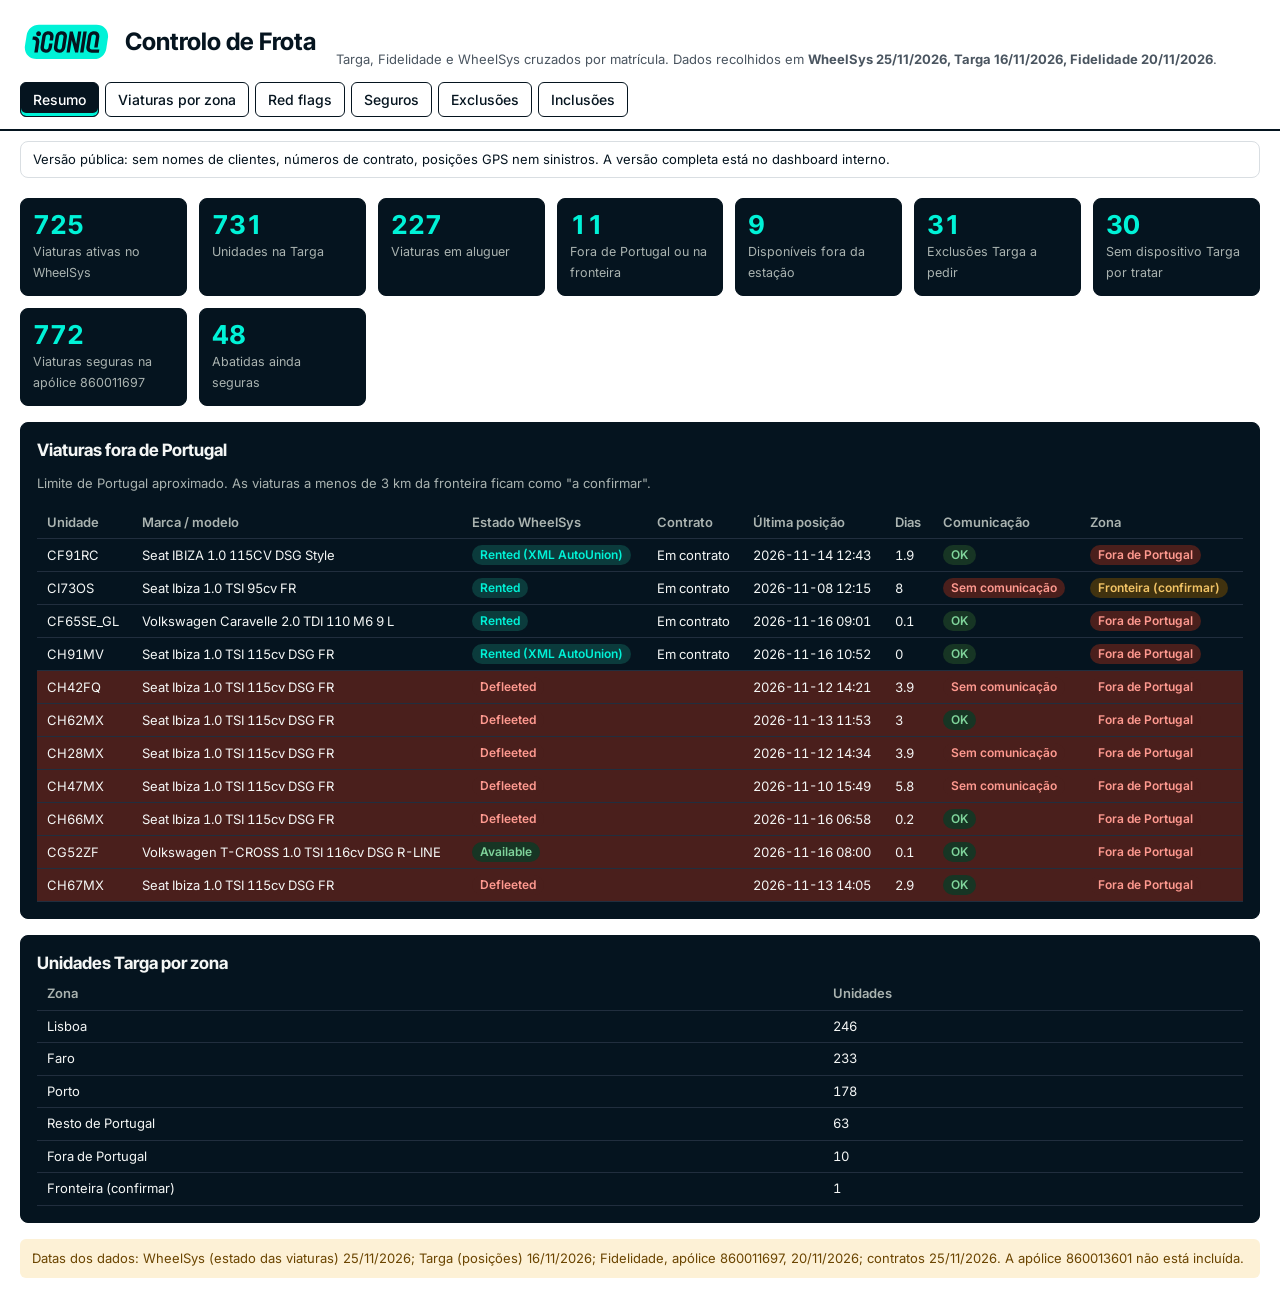
<file: controlo/index.html>
<!DOCTYPE html>
<html lang="pt-PT"><head><meta charset="utf-8"><meta name="viewport" content="width=device-width,initial-scale=1">
<title>Controlo de Frota ICONIQ</title>
<link rel="preconnect" href="https://fonts.googleapis.com"><link href="https://fonts.googleapis.com/css2?family=Inter+Tight:wght@500;700&family=Inter:wght@400;500;600&display=swap" rel="stylesheet">
<style>
:root{ /* fundo branco, caixas a negro, turquesa como destaque; resumo antes do detalhe */
color-scheme:light;--bg:#fff;--page:#05141F;--pmute:#4a5560;--card:#05141F;--ink:#f4f6f5;--mute:#aab3b0;--line:#212E3E;--acc:#00F2D7;--accbg:#0b3b3c;
--red:#ff9a90;--redbg:#4a1f1c;--amb:#f2c466;--ambbg:#40320f;--ok:#7fd49b;--okbg:#173524;
--disp:'Inter Tight','Inter',system-ui,sans-serif;--body:'Inter',system-ui,sans-serif}
*{box-sizing:border-box}body{margin:0;background:var(--bg);color:var(--ink);font:14px/1.5 var(--body)}
header{padding:20px 20px 0;display:flex;flex-wrap:wrap;gap:8px 20px;align-items:baseline}
h1{font:700 24px/1.2 var(--disp);margin:0;text-wrap:balance}h2{font:700 17px/1.3 var(--disp);margin:0 0 4px}h3{font:600 14px var(--body);margin:0}
.sub{color:var(--mute);font-size:13px}
nav{position:sticky;top:0;z-index:5;background:var(--bg);padding:12px 20px;display:flex;gap:6px;flex-wrap:wrap;border-bottom:1px solid var(--line)}
nav a{padding:6px 12px;border-radius:6px;text-decoration:none;color:var(--ink);font-weight:500;border:1px solid var(--line);background:var(--card)}
nav a.on{background:var(--acc);color:var(--card);border-color:var(--acc)}nav a:focus-visible,button:focus-visible,input:focus-visible{outline:2px solid var(--acc);outline-offset:2px}
main{padding:20px;display:grid;gap:16px;max-width:1400px}
.card{background:var(--card);border:1px solid var(--line);border-radius:8px;padding:16px}
.kp{display:grid;grid-template-columns:repeat(auto-fit,minmax(150px,1fr));gap:12px}
.kp div{background:var(--card);border:1px solid var(--line);border-radius:8px;padding:12px}.kp b{display:block;font:700 26px/1.1 var(--disp);font-variant-numeric:tabular-nums}.kp span{color:var(--mute);font-size:12.5px}
.tw{overflow-x:auto}table{border-collapse:collapse;width:100%;font-size:13px}th,td{text-align:left;padding:6px 10px;border-bottom:1px solid var(--line);white-space:nowrap;font-variant-numeric:tabular-nums}
th{color:var(--mute);font-weight:600;position:sticky;top:0;background:var(--card)}td.w{white-space:normal;min-width:160px}
.p{display:inline-block;padding:1px 8px;border-radius:99px;font-size:12px;font-weight:600}.p.r{background:var(--redbg);color:var(--red)}.p.a{background:var(--ambbg);color:var(--amb)}.p.g{background:var(--okbg);color:var(--ok)}.p.n{background:var(--accbg);color:var(--acc)}
tr.hl td{background:var(--redbg)}
.fl{display:flex;gap:8px;flex-wrap:wrap;align-items:center;margin:10px 0}
button,.btn{font:500 13px var(--body);padding:6px 12px;border-radius:6px;border:1px solid var(--line);background:var(--card);color:var(--ink);cursor:pointer;text-decoration:none;display:inline-block}
button.on{background:var(--accbg);border-color:var(--acc);color:var(--acc)}button.pri{background:var(--acc);border-color:var(--acc);color:var(--card)}
input[type=search]{font:13px var(--body);padding:6px 10px;border:1px solid var(--line);border-radius:6px;background:var(--card);color:var(--ink);min-width:220px}
.flag{display:grid;grid-template-columns:auto 1fr;gap:4px 12px;padding:10px 0;border-bottom:1px solid var(--line)}.flag:last-child{border:0}.flag b.n{font:700 20px var(--disp);min-width:44px;text-align:right}
.note{background:var(--ambbg);color:var(--amb);border-radius:6px;padding:10px 12px;font-size:13px}
.mail{display:none;margin-top:12px;border:1px solid var(--acc);border-radius:8px;padding:12px;background:var(--accbg)}.mail.show{display:block}.mail pre{white-space:pre-wrap;font:13px/1.5 var(--body);background:var(--card);border-radius:6px;padding:10px;margin:8px 0;color:var(--ink)}
section{display:none;gap:16px}section.on{display:grid}label.c{display:inline-flex;gap:4px;align-items:center;margin-right:10px;white-space:nowrap}
@media (prefers-reduced-motion:reduce){*{scroll-behavior:auto}}

body{color:var(--page)}header .sub,main>.sub{color:var(--pmute)}
nav{background:var(--bg);border-bottom:2px solid var(--page)}nav a{background:var(--bg);color:var(--page);border-color:var(--page)}nav a.on{background:var(--page);color:var(--bg);border-color:var(--page);box-shadow:inset 0 -3px 0 var(--acc)}
.card,.kp div{color:var(--ink);border-color:var(--card)}.kp b{color:var(--acc)}.card a{color:var(--acc)}
.card button,.card .btn{background:#212E3E;color:var(--ink);border-color:var(--line)}.card button.on{background:var(--accbg);border-color:var(--acc);color:var(--acc)}.card button.pri{background:var(--acc);border-color:var(--acc);color:var(--card)}
.card input[type=search]{background:#212E3E;color:var(--ink);border-color:var(--line)}.card input[type=checkbox]{accent-color:var(--acc)}
main>.note{background:#fdf1d6;color:#6b4500}.mail pre{background:#212E3E}
.brand{display:flex;align-items:center;gap:12px}.logo{font:700 26px/1 var(--disp);letter-spacing:.06em;color:var(--page);border-bottom:3px solid var(--acc);padding-bottom:2px}
.logoimg{height:44px;width:auto;display:block}
.fgrid{display:grid;grid-template-columns:repeat(auto-fill,minmax(210px,1fr));gap:8px;margin-top:10px}
.card button.fb{display:flex;align-items:center;gap:10px;text-align:left;padding:10px 12px;white-space:normal;line-height:1.3}
.card button.fb b{font:700 22px/1 var(--disp);min-width:38px;text-align:right;font-variant-numeric:tabular-nums}.fb b.r{color:var(--red)}.fb b.a{color:var(--amb)}.fb b.g{color:var(--ok)}
.card button.fb.on{background:var(--accbg);border-color:var(--acc);color:var(--ink)}
main>*{min-width:0}
</style></head><body>
<header><div class="brand"><img class="logoimg" alt="ICONIQ" src="[data-uri]"><h1>Controlo de Frota</h1></div><span class="sub">Targa, Fidelidade e WheelSys cruzados por matrícula. Dados recolhidos em <b id="ger"></b>.</span></header>
<nav id="nav"></nav>
<div style="margin:10px 20px 0;padding:8px 12px;border:1px solid #d9dee2;border-radius:8px;font-size:13px">Versão pública: sem nomes de clientes, números de contrato, posições GPS nem sinistros. A versão completa está no dashboard interno.</div>
<main id="main"></main>
<script>
(async()=>{let D;try{const r=await fetch('data.json',{cache:'no-store'});if(!r.ok)throw 0;D=await r.json()}catch(e){document.querySelector('#main').innerHTML='<div class="note">Não foi possível carregar os dados. Atualize a página.</div>';return}

const dt=k=>((D.datas||{})[k]||'').split('-').reverse().join('/');
const TABS=[['resumo','Resumo'],['zonas','Viaturas por zona'],['alertas','Red flags'],['seguros','Seguros'],['exclusoes','Exclusões'],['inclusoes','Inclusões']];
const TO={targa:'jose.seguro@targatelematics.com',fid:'anavidal@bervid.pt; franciscovidalseguros@gmail.com'};
const $=s=>document.querySelector(s),esc=s=>String(s??'').replace(/[&<>"]/g,c=>({'&':'&amp;','<':'&lt;','>':'&gt;','"':'&quot;'}[c]));
const pill=(t,c)=>`<span class="p ${c}">${esc(t)}</span>`;
const wsP=s=>!s?'':s==='Defleeted'||s.startsWith('Não existe')?pill(s,'r'):s.startsWith('Rented')?pill(s,'n'):s==='Available'?pill(s,'g'):pill(s,'a');
function tbl(cols,rows,cls){return `<div class="tw"><table><thead><tr>${cols.map(c=>`<th>${c[0]}</th>`).join('')}</tr></thead><tbody>${rows.map(r=>`<tr class="${cls?cls(r):''}">${cols.map(c=>`<td class="${c[2]||''}">${c[1](r)}</td>`).join('')}</tr>`).join('')||`<tr><td colspan="${cols.length}">Sem registos.</td></tr>`}</tbody></table></div>`}
const U=D.U,fora=U.filter(u=>u.zona==='Fora de Portugal'||u.zona==='Fronteira (confirmar)');
const sc=U.filter(u=>u.sc),scC=sc.filter(u=>u.rnt&&!u.mud),ign=U.filter(u=>u.ign&&!u.rnt&&!u.mud),semSeg=D.wsSeg;
const eur=n=>Number(n).toLocaleString('pt-PT',{minimumFractionDigits:2,maximumFractionDigits:2,useGrouping:'always'})+' €',sum=(a,f)=>a.reduce((x,r)=>x+f(r),0);
const COB={RCO:'Responsabilidade civil obrigatória',RCF:'Responsabilidade civil facultativa',AVF:'Assistência em viagem',QIV:'Quebra isolada de vidros',CCC:'Choque, colisão e capotamento',IRE:'Incêndio, raio e explosão',FR:'Furto ou roubo',FN:'Fenómenos da natureza',AM:'Atos maliciosos'};
const catP=r=>r.cat==='ativa'?wsP(r.ws):r.cat==='abatida'?pill('Defleeted','r'):r.cat==='nova'?pill('Inclusão recente','n'):pill('Fora da frota ativa','a');
const sn=b=>b?pill('Sim','g'):pill('Não','a');
const segC=[['Matrícula',r=>esc(r.m)],['Marca',r=>esc(r.marca)],['Modelo',r=>esc(r.modelo),'w'],['WheelSys',catP],['Contrato',r=>esc(r.rnt)],['Início na apólice',r=>esc(r.ini)],['Modelo de frota',r=>esc(r.mf)],['Coberturas',r=>esc(r.cob)],['Vidros',r=>sn(r.vid>0)],['Danos próprios',r=>r.dp>0?pill('Sim','g'):pill('Não','a')],['Direitos ressalvados',r=>r.credor?esc(r.credor):pill('Sem credor','a'),'w'],['Prémio anual',r=>eur(r.pt)],['Custo / mês',r=>eur(r.mes)]];
const sOn=D.S.filter(s=>s.estado==='A Decorrer'),sNo=sOn.filter(s=>s.claim!=='Sim'),sOld=sOn.filter(s=>s.dias>90);
const zc={};U.forEach(u=>zc[u.zona]=(zc[u.zona]||0)+1);
const veiC=[['Unidade',r=>esc(r.un)],['Marca / modelo',r=>esc((r.marca+' '+r.modelo).trim()),'w'],['Estado WheelSys',r=>wsP(r.ws)],['Contrato',r=>esc(r.rnt)],['Última posição',r=>esc(r.ts)],['Dias',r=>r.dias??''],['Comunicação',r=>r.sc?pill('Sem comunicação','r'):pill('OK','g')],['Zona',r=>r.zona==='Fora de Portugal'?pill(r.zona,'r'):r.zona.startsWith('Fronteira')?pill(r.zona,'a'):esc(r.zona)]];
const H={};
H.resumo=()=>`<div class="kp">${[[D.k.ws_ativas,'Viaturas ativas no WheelSys'],[D.k.targa,'Unidades na Targa'],[D.k.contratos,'Viaturas em aluguer'],[fora.length,'Fora de Portugal ou na fronteira'],[U.filter(u=>u.dkm!=null&&u.dkm>1&&!u.rnt&&!u.mud&&u.ws==='Available').length,'Disponíveis fora da estação'],[D.excT.length,'Exclusões Targa a pedir'],[incTp().length,'Sem dispositivo Targa por tratar'],[D.k.fid,'Viaturas seguras na apólice 860011697'],[D.excF.length,'Abatidas ainda seguras']].map(k=>`<div><b>${k[0]}</b><span>${k[1]}</span></div>`).join('')}</div>
<div class="card"><h2>Viaturas fora de Portugal</h2><p class="sub">Limite de Portugal aproximado. As viaturas a menos de 3 km da fronteira ficam como "a confirmar".</p>${tbl(veiC,fora,r=>r.ws==='Defleeted'||!r.rnt?'hl':'')}</div>
<div class="card"><h2>Unidades Targa por zona</h2>${tbl([['Zona',r=>esc(r[0])],['Unidades',r=>r[1]]],Object.entries(zc).sort((a,b)=>b[1]-a[1]))}</div>
<div class="note">Datas dos dados: WheelSys (estado das viaturas) ${dt("ws")}; Targa (posições) ${dt("targa")}; Fidelidade, apólice 860011697, ${dt("fid")}; contratos ${dt("contratos")}. A apólice 860013601 não está incluída.</div>`;
let zf='Todas',zq='';
H.zonas=()=>{const zs=['Todas','Lisboa','Porto','Faro','Resto de Portugal','Fora de Portugal','Fronteira (confirmar)'];const q=zq.toUpperCase().replace(/[^A-Z0-9]/g,'');
const rows=U.filter(u=>(zf==='Todas'||u.zona===zf)&&(!q||(u.un+u.cli+u.rnt).toUpperCase().replace(/[^A-Z0-9]/g,'').includes(q)));
return `<div class="card"><h2>Viaturas por zona</h2><p class="sub">Zona pela distância da última posição GPS à estação: Lisboa e Porto até 50 km, Faro até 90 km.</p><div class="fl">${zs.map(z=>`<button data-z="${z}" class="${z===zf?'on':''}">${z}${z==='Todas'?'':' ('+(zc[z]||0)+')'}</button>`).join('')}<input type="search" id="zq" placeholder="Matrícula" value="${esc(zq)}"></div><p class="sub">${rows.length} unidades</p>${tbl(veiC,rows,r=>r.zona==='Fora de Portugal'?'hl':'')}</div>`};
let af='excT';const RAIO=1,foraE=U.filter(u=>u.dkm!=null&&u.dkm>RAIO&&!u.rnt&&!u.mud&&u.ws!=='Defleeted'&&!u.ws.startsWith('Não existe')),estC=[['Estação mais próxima',r=>esc(r.est_prox)],['Distância (km)',r=>r.dkm]];const CB={};
const sinC=[['Processo',r=>esc(r.id)],['Matrícula',r=>esc(r.m)],['Data',r=>esc(r.data)],['Dias em aberto',r=>r.dias],['Claim WheelSys',r=>r.claim==='Sim'?pill('Sim','g'):r.claim==='Não'?pill('Sem claim','r'):pill('Outra data','a')],['Data claim',r=>esc(r.cdata)],['Viatura',r=>wsP(r.ws)],['Na apólice',r=>sn(r.seg)]];
const matC=[['Matrícula',r=>esc(r.m)],['Marca',r=>esc(r.marca)],['Modelo',r=>esc(r.modelo),'w'],['Estado WheelSys',r=>wsP(r.ws)],['Contrato',r=>esc(r.rnt)]];
const fidC=[['Matrícula',r=>esc(r.m)],['Marca',r=>esc(r.marca)],['Modelo',r=>esc(r.modelo),'w'],['WheelSys',catP],['Data de saída',r=>esc(r.saida)],['Início na apólice',r=>esc(r.ini)],['Coberturas',r=>esc(r.cob)],['Custo / mês',r=>eur(r.mes)]];
const FL=()=>[
{g:'Targa e WheelSys',k:'excT',t:'Dispositivo ativo em viatura abatida',s:'r',d:'Viaturas Defleeted no WheelSys que ainda têm unidade Targa ativa. Pedir exclusão à Targa.',rows:D.excT,cols:[['Unidade',r=>esc(r.un)],['Marca',r=>esc(r.marca)],['Modelo',r=>esc(r.modelo),'w'],['Data de saída',r=>esc(r.saida)],['Zona',r=>r.zona==='Fora de Portugal'?pill(r.zona,'r'):esc(r.zona)],['Última posição',r=>esc(r.ts)]]},
{g:'Targa e WheelSys',k:'foraSem',t:'Fora de Portugal sem contrato',s:'r',d:'Última posição fora de Portugal ou em cima da fronteira, sem contrato aberto.',rows:fora.filter(u=>!u.rnt),cols:veiC},
{g:'Targa e WheelSys',k:'foraCom',t:'Cross-border em contrato',s:'a',d:'Viaturas alugadas com última posição fora de Portugal. ',rows:fora.filter(u=>u.rnt),cols:[[]].slice(0,0).concat(veiC)},
{g:'Targa e WheelSys',k:'foraEst',t:'Disponível fora da estação',s:'r',d:'Viaturas Available, sem contrato, com a última posição a mais de 1 km da estação ICONIQ mais próxima: Lisboa (Av. Severiano Falcão, Prior Velho), Porto (Rua do Pinhal 301, Moreira da Maia) ou Faro (R. Prof. Dr. Egas Moniz 66).',rows:foraE.filter(u=>u.ws==='Available').sort((x,y)=>y.dkm-x.dkm),cols:estC.concat(veiC)},
{g:'Targa e WheelSys',k:'foraEstNR',t:'Imobilizada fora da estação',s:'a',d:'Viaturas sem contrato em manutenção, colisão, AVEX ou outro estado Non Revenue, a mais de 1 km da estação. Confirmar se estão na oficina ou no local esperado.',rows:foraE.filter(u=>u.ws!=='Available').sort((x,y)=>y.dkm-x.dkm),cols:estC.concat(veiC)},
{g:'Targa e WheelSys',k:'semDisp',t:'Viatura ativa sem dispositivo',s:'a',d:'',rows:incTp(),html:semDisp},
{g:'Targa e WheelSys',k:'scC',t:'Sem comunicação e em contrato',s:'r',d:'Unidades que a Targa assinala como em falta, em viaturas com contrato aberto.',rows:scC,cols:veiC},
{g:'Targa e WheelSys',k:'sc',t:'Sem comunicação (todas)',s:'a',d:'Todas as unidades que a Targa assinala como em falta.',rows:sc.slice().sort((x,y)=>(y.dias||0)-(x.dias||0)),cols:veiC},
{g:'Targa e WheelSys',k:'ign',t:'Ignição ligada sem contrato',s:'a',d:'Viaturas com a ignição ligada na última leitura e sem contrato aberto no WheelSys.',rows:ign,cols:veiC},
{g:'Targa e WheelSys',k:'dups',t:'Matrícula duplicada na Targa',s:'a',d:'A mesma matrícula tem duas unidades, com e sem o sufixo _GL.',rows:U.filter(u=>D.dups.includes(u.m)).sort((x,y)=>x.m<y.m?-1:1),cols:veiC},
{g:'Targa e WheelSys',k:'nows',t:'Unidade sem viatura no WheelSys',s:'a',d:'Unidades Targa cuja matrícula não existe no WheelSys.',rows:U.filter(u=>u.ws.startsWith('Não existe')),cols:veiC},
{g:'Fidelidade e WheelSys',k:'excF',t:'Abatida ainda na apólice',s:'r',d:`Viaturas Defleeted no WheelSys que continuam na apólice 860011697. Custo: ${eur(sum(D.excF,r=>r.mes))} por mês. Pedir exclusão.`,rows:D.excF,cols:fidC},
{g:'Fidelidade e WheelSys',k:'confF',t:'Segura e fora da frota ativa',s:'a',d:`Viaturas na apólice que não estão na frota ativa do WheelSys nem têm unidade Targa. O mais provável é estarem abatidas há mais tempo; confirmar no WheelSys antes de pedir a exclusão. Custo: ${eur(sum(D.confF,r=>r.mes))} por mês.`,rows:D.confF,cols:fidC},
{g:'Fidelidade e WheelSys',k:'incF',t:'Ativa sem seguro na apólice',s:'r',d:'Viaturas ativas no WheelSys que não constam da lista de frota da apólice 860011697. Confirmar se estão na apólice 860013601; se não, pedir inclusão.',rows:D.incF,cols:matC},
{g:'Fidelidade e WheelSys',k:'novF',t:'Incluída há pouco na apólice, sem ficha no WheelSys',s:'a',d:'Unidades incluídas na apólice nos últimos 14 dias que ainda não existem na frota ativa do WheelSys. Confirmar se já foram criadas no WheelSys.',rows:D.novF,cols:fidC},
{g:'Fidelidade e WheelSys',k:'semSeg',t:'Segura, sem seguradora na ficha WheelSys',s:'a',d:'Viaturas ativas que estão na apólice mas têm o campo da seguradora vazio no WheelSys. Corrigir a ficha; não é preciso pedir inclusão.',rows:semSeg,cols:matC}];
H.alertas=()=>{const F=FL(),cur=F.find(f=>f.k===af)||F[0];
const grp=g=>`<div class="card"><h2>${g}</h2><div class="fgrid">${F.filter(f=>f.g===g).map(f=>`<button class="fb ${f.k===cur.k?'on':''}" data-f="${f.k}"><b class="${f.rows.length?f.s:'g'}">${f.rows.length}</b><span>${f.t}</span></button>`).join('')}</div></div>`;
const nm=U.filter(u=>u.mud).length;return (nm?`<div class="note">As posições da Targa são de ${dt('targa')} e o estado do WheelSys é de ${dt('ws')}. ${nm} viaturas que entraram ou saíram de aluguer entretanto ficam fora dos alertas de posição, comunicação e ignição até à próxima recolha da Targa.</div>`:'')+grp('Targa e WheelSys')+grp('Fidelidade e WheelSys')+(cur.html?cur.html():`<div class="card" id="fdet"><h2>${cur.t} (${cur.rows.length})</h2><p class="sub">${cur.d}</p>${tbl(cur.cols,cur.rows)}</div>`)};
let gf='Todas',gq='';
H.seguros=()=>{const Fs=D.F,q=gq.toUpperCase().replace(/[^A-Z0-9]/g,''),cats=[['Todas',()=>true],['Ativas',r=>r.cat==='ativa'],['Em contrato',r=>!!r.rnt],['Abatidas',r=>r.cat==='abatida'],['Fora da frota ativa',r=>r.cat==='confirmar'],['Inclusão recente',r=>r.cat==='nova'],['Com vidros',r=>r.vid>0],['Sem vidros',r=>!r.vid],['Danos próprios',r=>r.dp>0],['Sem credor',r=>!r.credor]];
const rows=Fs.filter(r=>cats.find(c=>c[0]===gf)[1](r)&&(!q||(r.m+r.marca+r.modelo+r.rnt).toUpperCase().replace(/[^A-Z0-9]/g,'').includes(q)));
const g={};Fs.forEach(r=>{const k=r.mf+'|'+r.cob+'|'+r.pt;(g[k]=g[k]||{mf:r.mf,cob:r.cob,pt:r.pt,rc:r.rc,dp:r.dp,rest:r.rest,vid:r.vid,n:0}).n++});
const used=[...new Set(Fs.flatMap(r=>r.cob.split(' ')))];
return `<div class="kp">${[[Fs.length,'Viaturas na apólice 860011697'],[eur(D.k.fid_pt),'Prémio total anual'],[eur(D.k.fid_pt/12),'Custo por mês (anual a dividir por 12)'],[eur(D.k.fid_pt/12/Fs.length),'Custo médio por unidade / mês'],[Fs.filter(r=>r.vid>0).length,'Com cobertura de vidros'],[Fs.filter(r=>r.dp>0).length,'Com danos próprios'],[Fs.filter(r=>r.credor).length,'Com credor (direitos ressalvados)']].map(k=>`<div><b>${k[0]}</b><span>${k[1]}</span></div>`).join('')}</div>
<div class="card"><h2>Cruzamento com o WheelSys</h2><p class="sub">Lista de frota da Fidelidade de ${dt('fid')} contra a frota do WheelSys de ${dt('ws')}.</p>${tbl([['Situação',r=>r[0],'w'],['Viaturas',r=>r[1]],['Custo / mês',r=>r[2]]],[['Seguras e ativas no WheelSys',Fs.filter(r=>r.cat==='ativa')],['Seguras e abatidas (Defleeted): excluir',D.excF],['Seguras e fora da frota ativa: confirmar',D.confF],['Incluídas há pouco na apólice, sem ficha no WheelSys',D.novF]].map(x=>[x[0],x[1].length,eur(sum(x[1],r=>r.mes))]).concat([['Ativas no WheelSys sem seguro nesta apólice',D.incF.length,'']]))}</div>
<div class="card"><h2>Coberturas e custo por modelo de frota</h2><p class="sub">Prémio total anual por unidade, com todas as coberturas. O custo por mês é o anual a dividir por 12.</p>${tbl([['Modelo de frota',r=>esc(r.mf)],['Viaturas',r=>r.n],['Coberturas',r=>esc(r.cob)],['Capital vidros',r=>r.vid?eur(r.vid):''],['Prémio RC',r=>eur(r.rc)],['Prémio danos próprios',r=>r.dp?eur(r.dp):''],['Restantes',r=>eur(r.rest)],['Prémio total anual',r=>eur(r.pt)],['Custo / mês',r=>eur(r.pt/12)],['Total do grupo / mês',r=>eur(r.pt/12*r.n)]],Object.values(g).sort((a,b)=>b.n-a.n))}
<p class="sub">Siglas: ${used.map(c=>`${c} = ${COB[c]||'?'}`).join('; ')}. Leitura habitual das siglas; a confirmar com a Bervid.</p></div>
<div class="card"><h2>Viaturas seguras</h2><div class="fl">${cats.map(c=>`<button data-g="${c[0]}" class="${c[0]===gf?'on':''}">${c[0]} (${Fs.filter(c[1]).length})</button>`).join('')}<input type="search" id="gq" placeholder="Matrícula, marca ou contrato" value="${esc(gq)}"></div><p class="sub">${rows.length} viaturas, ${eur(sum(rows,r=>r.mes))} por mês</p>${tbl(segC,rows,r=>r.cat==='abatida'?'hl':'')}</div>
<div class="card"><h2>Recibos mensais (recolha de 16/11)</h2>${tbl([['Apólice',r=>r[0]],['Veículos',r=>r[1]],['Prémio mensal',r=>r[2]],['Período do recibo',r=>r[3]],['Custo médio por unidade / mês',r=>r[4]]],[['860011697',765,'20 706,28 €','05/11 a 04/12/2026','27,07 €'],['860013601',108,'2 087,28 €','14/11 a 13/12/2026','19,33 €']])}
<p class="sub">O recibo mensal da apólice 860011697 é cerca de 16% superior ao prémio anual da lista a dividir por 12. A diferença pode ser de encargos de fracionamento ou outras parcelas que a lista não mostra; a confirmar com a Bervid.</p></div>
<div class="note">Em falta: a lista de frota da apólice 860013601 (108 veículos), que não vem no ficheiro da Fidelidade.</div>`};
let sf='A Decorrer';
H.sinistros=()=>{const rows=D.S.filter(s=>sf==='Todos'||s.estado===sf).sort((a,b)=>a.data<b.data?1:-1);
return `<div class="card"><h2>Processos de sinistro na Fidelidade</h2><p class="sub">Apólice 860011697. A apólice 860013601 não tem sinistros. O claim do WheelSys é procurado pela matrícula, com data até 30 dias de diferença.</p>
<div class="fl">${['A Decorrer','Concluído','Todos'].map(z=>`<button data-s="${z}" class="${z===sf?'on':''}">${z}</button>`).join('')}</div>
${tbl([['Processo',r=>esc(r.id)],['Matrícula',r=>esc(r.m)],['Data',r=>esc(r.data)],['Estado',r=>r.estado==='A Decorrer'?pill('Em aberto','a'):pill('Concluído','g')],['Dias',r=>r.estado==='A Decorrer'?r.dias:''],['Claim WheelSys',r=>r.claim==='Sim'?pill('Sim','g'):r.claim==='Não'?pill('Sem claim','r'):pill('Outra data','a')],['Data claim',r=>esc(r.cdata)],['Claim',r=>esc(r.cfechado)],['Causa no WheelSys',r=>esc(r.ccausa),'w'],['Viatura',r=>wsP(r.ws)]],rows,r=>r.estado==='A Decorrer'&&r.claim!=='Sim'?'hl':'')}</div>
<div class="note">Valores de indemnização recebidos ou pendentes e motivo da pendência: a página de acompanhamento do sinistro não carregou nesta recolha, por isso estas colunas ainda não existem.</div>
<div class="card"><h2>Claims abertos no WheelSys (${D.WCo.length})</h2>${tbl([['Matrícula',r=>esc(r.m)],['Data',r=>esc(r.data)],['Estação',r=>esc(r.est)],['Contrato',r=>esc(r.rnt)],['Condição',r=>esc(r.cond)],['Tipo',r=>esc(r.tipo)],['Culpa',r=>esc(r.culpa)],['Tem processo na Fidelidade',r=>r.fid?pill('Sim','g'):pill('Não','n')]],D.WCo.sort((a,b)=>a.data<b.data?1:-1))}</div>`};
const sel={};let acc={},dbRef=null,dbMsg='A ligar à lista de exceções aceites…';
const incTp=()=>D.incT.filter(x=>!acc[x.m]),incTa=()=>D.incT.filter(x=>acc[x.m]);
const accBox=r=>`<label class="c"><input type="checkbox" id="acc-${r.m}" data-acc="${r.m}" ${acc[r.m]?'checked':''} ${dbRef?'':'disabled'}>Aceite sem dispositivo</label>`;
function semDisp(){const c=[['Matrícula',r=>esc(r.m)],['Marca',r=>esc(r.marca)],['Modelo',r=>esc(r.modelo),'w'],['Estado WheelSys',r=>wsP(r.ws)],['Contrato',r=>esc(r.rnt)],['Validação',accBox]];
return `<div class="card"><h2>Viaturas ativas sem dispositivo Targa: por tratar (${incTp().length})</h2><p class="sub">Marque a caixa quando está aceite que a viatura não tem dispositivo. Fica identificada e sai do alerta para toda a equipa.</p>${dbMsg?`<p class="note">${esc(dbMsg)}</p>`:''}${tbl(c,incTp())}</div>
<div class="card"><h2>Aceites sem dispositivo (${incTa().length})</h2><p class="sub">Desmarque a caixa para a viatura voltar ao alerta.</p>${tbl(c.concat([['Aceite em',r=>esc((acc[r.m]||{}).em||'')]]),incTa())}</div>`}
function act(key,title,rows,to,greet,line,cov){const cols=[['',(r)=>`<input type="checkbox" id="${key}-${r.m}" data-k="${key}" data-m="${r.m}" ${sel[key+r.m]?'checked':''} aria-label="Selecionar ${r.m}">`],['Matrícula',r=>esc(r.m)],['Marca',r=>esc(r.marca)],['Modelo',r=>esc(r.modelo),'w'],['Estado WheelSys',r=>wsP(r.ws)],['Contrato',r=>esc(r.rnt)]];
if(rows[0]&&'un' in rows[0])cols.push(['Unidade Targa',r=>esc(r.un)],['Zona',r=>esc(r.zona)]);
if(cov)cols.push(['Coberturas a pedir',r=>['RC com direitos ressalvados','RC sem direitos ressalvados','Vidros','Danos próprios'].map((c,i)=>`<label class="c"><input type="checkbox" id="cv-${r.m}-${i}" data-cv="${r.m}" data-i="${i}" ${sel['cv'+r.m+i]?'checked':''}>${c}</label>`).join(''),'w']);
return `<div class="card"><h2>${title}</h2><p class="sub">Para: ${esc(to)}</p><div class="fl"><button data-all="${key}">Selecionar todas</button><button class="pri" data-mail="${key}">Preparar email</button></div>${tbl(cols,rows)}<div class="mail" id="mail-${key}"></div></div>`}
const CFG={excT:()=>[D.excT,TO.targa,'Bom dia,','Vimos por este meio solicitar a exclusão das viaturas:','Pedido de exclusão de viaturas'],excF:()=>[D.excF,TO.fid,'Bom dia,','Vimos por este meio solicitar a exclusão das viaturas:','Pedido de exclusão de viaturas'],confF:()=>[D.confF,TO.fid,'Bom dia,','Vimos por este meio solicitar a exclusão das viaturas:','Pedido de exclusão de viaturas'],incT:()=>[incTp(),TO.targa,'Boa tarde,','Vimos por este meio solicitar as inclusões das seguintes viaturas:','Pedido de inclusão de viaturas'],incF:()=>[D.incF,TO.fid,'Boa tarde,','Vimos por este meio solicitar as inclusões das seguintes viaturas:','Pedido de inclusão de viaturas']};
H.exclusoes=()=>act('excT','Excluir da Targa: dispositivo ativo em viatura abatida',D.excT,TO.targa)+act('excF','Excluir da Fidelidade: viatura abatida ainda na apólice',D.excF,TO.fid)+act('confF','Excluir da Fidelidade, depois de confirmar: segura e fora da frota ativa',D.confF,TO.fid)+`<div class="note">As viaturas da segunda lista da Fidelidade não estão na frota ativa do WheelSys, mas o estado delas não foi confirmado. Confirme no WheelSys antes de as incluir no pedido.</div>`;
H.inclusoes=()=>act('incT','Incluir na Targa: viatura ativa sem dispositivo',incTp(),TO.targa)+`<div class="card"><h2>Aceites sem dispositivo (${incTa().length})</h2><p class="sub">Estas viaturas não entram no pedido de inclusão. A validação faz-se no separador Red flags.</p>${tbl([['Matrícula',r=>esc(r.m)],['Marca',r=>esc(r.marca)],['Modelo',r=>esc(r.modelo),'w'],['Aceite em',r=>esc((acc[r.m]||{}).em||'')]],incTa())}</div>`+act('incF','Incluir na Fidelidade: viatura ativa que não está na apólice 860011697',D.incF,TO.fid,0,0,1)+`<div class="note">Via Verde: o campo Transponder não vem na lista de viaturas exportada do WheelSys, por isso ainda não aparece aqui. Não exige ação.</div>`;
function mail(key){const [rows,to,greet,line,subj]=CFG[key]();const pick=rows.filter(r=>sel[key+r.m]);const box=$('#mail-'+key);box.classList.add('show');
if(!pick.length){box.innerHTML='Selecione pelo menos uma viatura.';return}
const cn=['RC com direitos ressalvados','RC sem direitos ressalvados','Vidros','Danos próprios'];
const body=greet+'\n\n'+line+'\n\n'+pick.map(r=>{let l='- '+[r.marca,r.modelo,r.m].filter(Boolean).join(', ');if(key==='incF'){const c=cn.filter((x,i)=>sel['cv'+r.m+i]);l+=' | Coberturas: '+(c.length?c.join(', '):'POR INDICAR')}return l}).join('\n')+'\n\nObrigado.';
const href='mailto:'+to.replace(/; /g,',')+'?subject='+encodeURIComponent(subj)+'&body='+encodeURIComponent(body);
box.innerHTML=`<b>Para:</b> ${esc(to)}<br><b>Assunto:</b> ${esc(subj)}<pre id="tx-${key}">${esc(body)}</pre><div class="fl"><button data-copy="${key}">Copiar texto</button><a class="btn" href="${href}">Abrir no programa de email</a><span class="sub" id="cp-${key}">Se o botão de email não abrir, copie o texto e os endereços.</span></div>`}
function go(){const h=(location.hash||'#resumo').slice(1),t=TABS.find(x=>x[0]===h)?h:'resumo';$('#nav').innerHTML=TABS.map(x=>`<a href="#${x[0]}" class="${x[0]===t?'on':''}">${x[1]}</a>`).join('');$('#main').innerHTML=H[t]()}
document.addEventListener('click',e=>{const b=e.target.closest('button');if(!b)return;const d=b.dataset;
if(d.f){af=d.f;go()}else if(d.g){gf=d.g;go()}else if(d.z){zf=d.z;go()}else if(d.s){sf=d.s;go()}else if(d.all){CFG[d.all]()[0].forEach(r=>sel[d.all+r.m]=true);go()}else if(d.mail){mail(d.mail)}else if(d.copy){const t=$('#tx-'+d.copy).textContent;try{navigator.clipboard.writeText(t).then(()=>$('#cp-'+d.copy).textContent='Texto copiado.',()=>$('#cp-'+d.copy).textContent='Não foi possível copiar. Selecione o texto à mão.')}catch(x){$('#cp-'+d.copy).textContent='Não foi possível copiar. Selecione o texto à mão.'}}});
document.addEventListener('change',e=>{const d=e.target.dataset;if(d.acc){setAcc(d.acc,e.target.checked,e.target);return}if(d.k)sel[d.k+d.m]=e.target.checked;if(d.cv){sel['cv'+d.cv+d.i]=e.target.checked;if(e.target.checked&&d.i<2){const o=1-d.i;sel['cv'+d.cv+o]=false;const el=document.getElementById('cv-'+d.cv+'-'+o);if(el)el.checked=false}}});
document.addEventListener('input',e=>{if(e.target.id==='zq'||e.target.id==='gq'){const id=e.target.id;if(id==='zq')zq=e.target.value;else gq=e.target.value;const p=e.target.selectionStart;go();const n=$('#'+id);n.focus();n.setSelectionRange(p,p)}});
async function setAcc(m,on,el){if(!dbRef){el.checked=!on;return}el.disabled=true;const v=D.incT.find(x=>x.m===m)||{};
try{if(on)await dbRef.doc('aceites/'+m).set({matricula:m,marca:v.marca||'',modelo:v.modelo||'',em:new Date().toISOString().slice(0,10)});else await dbRef.doc('aceites/'+m).delete();dbMsg=''}
catch(x){el.checked=!on;el.disabled=false;dbMsg=x&&x.code==='invalid_argument'?'Não tem permissão para validar. Peça acesso de Contribuidor a quem partilhou a página.':'Não foi possível guardar a validação. Tente de novo.';go()}}
(async()=>{let db=null;try{db=window.claude&&window.claude.use?await window.claude.use('db'):null}catch(x){}
if(!db){dbMsg='A validação de exceções só está disponível no dashboard interno.';go();return}
dbRef=db;const tm=setTimeout(()=>{dbMsg='A lista de exceções aceites ainda não respondeu; pode estar desatualizada.';go()},10000);
db.collection('aceites').onSnapshot(s=>{const n={};s.docs.forEach(d=>{const x=d.data();if(x)n[d.id]=x});acc=n;if(!s.metadata.fromCache){clearTimeout(tm);dbMsg=''}go()},e=>{clearTimeout(tm);dbMsg='A lista de exceções aceites deixou de estar disponível nesta visita.';dbRef=null;go()})})();
window.addEventListener('hashchange',go);$('#ger').textContent=D.gerado;go();

})();
</script></body></html>
</file>
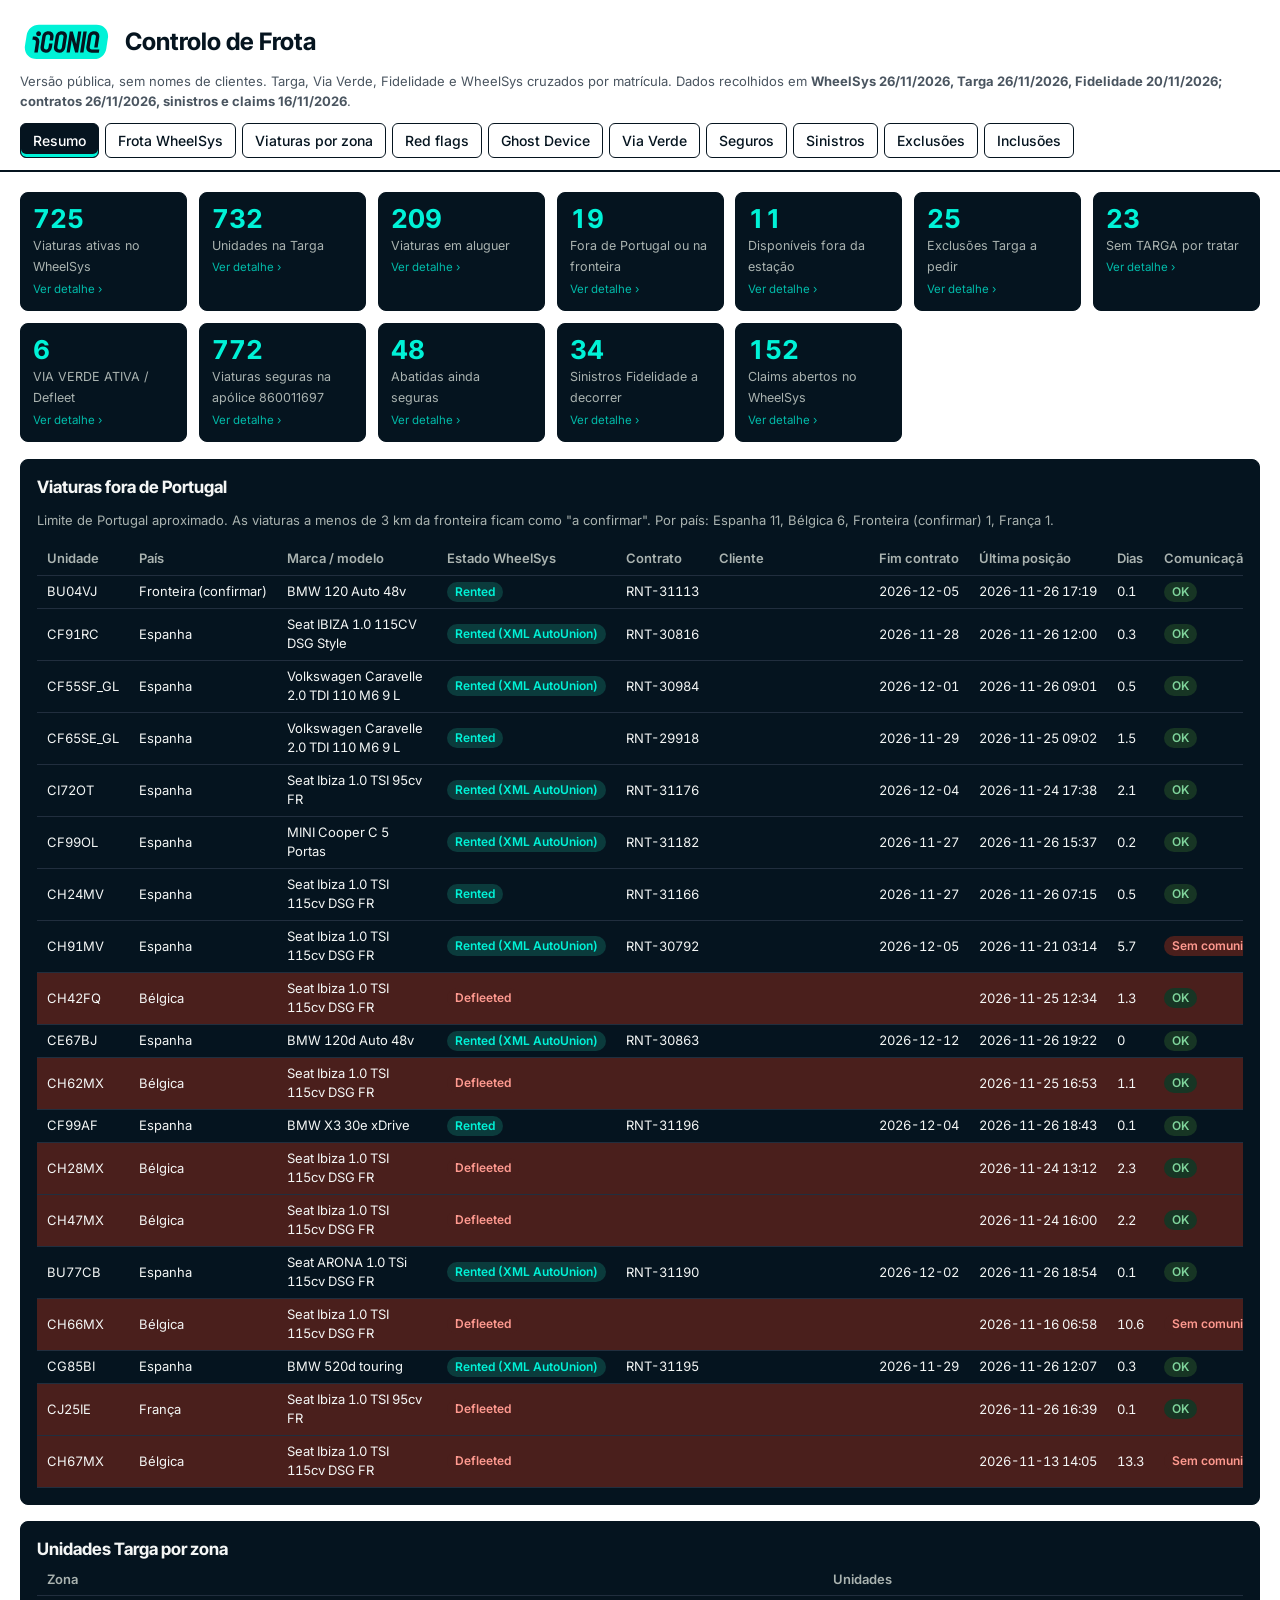
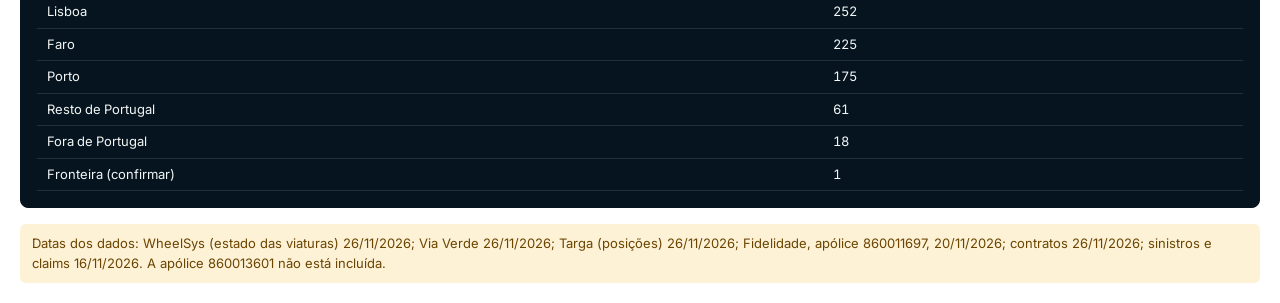
<file: dashboard/index.html>
<!DOCTYPE html>
<html lang="pt-PT"><head><meta charset="utf-8"><meta name="viewport" content="width=device-width,initial-scale=1">
<title>Controlo de Frota ICONIQ</title><meta name="robots" content="noindex,nofollow">
<link rel="preconnect" href="https://fonts.googleapis.com"><link href="https://fonts.googleapis.com/css2?family=Inter+Tight:wght@500;700&family=Inter:wght@400;500;600&display=swap" rel="stylesheet">
<style>
:root{ /* fundo branco, caixas a negro, turquesa como destaque; resumo antes do detalhe */
color-scheme:light;--bg:#fff;--page:#05141F;--pmute:#4a5560;--card:#05141F;--ink:#f4f6f5;--mute:#aab3b0;--line:#212E3E;--acc:#00F2D7;--accbg:#0b3b3c;
--red:#ff9a90;--redbg:#4a1f1c;--amb:#f2c466;--ambbg:#40320f;--ok:#7fd49b;--okbg:#173524;
--disp:'Inter Tight','Inter',system-ui,sans-serif;--body:'Inter',system-ui,sans-serif}
*{box-sizing:border-box}body{margin:0;background:var(--bg);color:var(--ink);font:14px/1.5 var(--body)}
header{padding:20px 20px 0;display:flex;flex-wrap:wrap;gap:8px 20px;align-items:baseline}
h1{font:700 24px/1.2 var(--disp);margin:0;text-wrap:balance}h2{font:700 17px/1.3 var(--disp);margin:0 0 4px}h3{font:600 14px var(--body);margin:0}
.sub{color:var(--mute);font-size:13px}
nav{position:sticky;top:0;z-index:5;background:var(--bg);padding:12px 20px;display:flex;gap:6px;flex-wrap:wrap;border-bottom:1px solid var(--line)}
nav a{padding:6px 12px;border-radius:6px;text-decoration:none;color:var(--ink);font-weight:500;border:1px solid var(--line);background:var(--card)}
nav a.on{background:var(--acc);color:var(--card);border-color:var(--acc)}nav a:focus-visible,button:focus-visible,input:focus-visible{outline:2px solid var(--acc);outline-offset:2px}
main{padding:20px;display:grid;gap:16px;max-width:1400px}
.card{background:var(--card);border:1px solid var(--line);border-radius:8px;padding:16px}
.kp{display:grid;grid-template-columns:repeat(auto-fit,minmax(150px,1fr));gap:12px}
.kp div{background:var(--card);border:1px solid var(--line);border-radius:8px;padding:12px}.kp b{display:block;font:700 26px/1.1 var(--disp);font-variant-numeric:tabular-nums}.kp span{color:var(--mute);font-size:12.5px}
.tw{overflow-x:auto}table{border-collapse:collapse;width:100%;font-size:13px}th,td{text-align:left;padding:6px 10px;border-bottom:1px solid var(--line);white-space:nowrap;font-variant-numeric:tabular-nums}
th{color:var(--mute);font-weight:600;position:sticky;top:0;background:var(--card)}td.w{white-space:normal;min-width:160px}
.p{display:inline-block;padding:1px 8px;border-radius:99px;font-size:12px;font-weight:600}.p.r{background:var(--redbg);color:var(--red)}.p.a{background:var(--ambbg);color:var(--amb)}.p.g{background:var(--okbg);color:var(--ok)}.p.n{background:var(--accbg);color:var(--acc)}
tr.hl td{background:var(--redbg)}
.fl{display:flex;gap:8px;flex-wrap:wrap;align-items:center;margin:10px 0}
button,.btn{font:500 13px var(--body);padding:6px 12px;border-radius:6px;border:1px solid var(--line);background:var(--card);color:var(--ink);cursor:pointer;text-decoration:none;display:inline-block}
button.on{background:var(--accbg);border-color:var(--acc);color:var(--acc)}button.pri{background:var(--acc);border-color:var(--acc);color:var(--card)}
input[type=search]{font:13px var(--body);padding:6px 10px;border:1px solid var(--line);border-radius:6px;background:var(--card);color:var(--ink);min-width:220px}
.flag{display:grid;grid-template-columns:auto 1fr;gap:4px 12px;padding:10px 0;border-bottom:1px solid var(--line)}.flag:last-child{border:0}.flag b.n{font:700 20px var(--disp);min-width:44px;text-align:right}
.note{background:var(--ambbg);color:var(--amb);border-radius:6px;padding:10px 12px;font-size:13px}
.mail{display:none;margin-top:12px;border:1px solid var(--acc);border-radius:8px;padding:12px;background:var(--accbg)}.mail.show{display:block}.mail pre{white-space:pre-wrap;font:13px/1.5 var(--body);background:var(--card);border-radius:6px;padding:10px;margin:8px 0;color:var(--ink)}
section{display:none;gap:16px}section.on{display:grid}label.c{display:inline-flex;gap:4px;align-items:center;margin-right:10px;white-space:nowrap}
@media (prefers-reduced-motion:reduce){*{scroll-behavior:auto}}

body{color:var(--page)}header .sub,main>.sub{color:var(--pmute)}
nav{background:var(--bg);border-bottom:2px solid var(--page)}nav a{background:var(--bg);color:var(--page);border-color:var(--page)}nav a.on{background:var(--page);color:var(--bg);border-color:var(--page);box-shadow:inset 0 -3px 0 var(--acc)}
.card,.kp div{color:var(--ink);border-color:var(--card)}.kp b{color:var(--acc)}.card a{color:var(--acc)}
.card button,.card .btn{background:#212E3E;color:var(--ink);border-color:var(--line)}.card button.on{background:var(--accbg);border-color:var(--acc);color:var(--acc)}.card button.pri{background:var(--acc);border-color:var(--acc);color:var(--card)}
.card input[type=search]{background:#212E3E;color:var(--ink);border-color:var(--line)}.card input[type=checkbox]{accent-color:var(--acc)}
main>.note{background:#fdf1d6;color:#6b4500}.mail pre{background:#212E3E}
.brand{display:flex;align-items:center;gap:12px}.logo{font:700 26px/1 var(--disp);letter-spacing:.06em;color:var(--page);border-bottom:3px solid var(--acc);padding-bottom:2px}
.logoimg{height:44px;width:auto;display:block}
.fgrid{display:grid;grid-template-columns:repeat(auto-fill,minmax(210px,1fr));gap:8px;margin-top:10px}
.card button.fb{display:flex;align-items:center;gap:10px;text-align:left;padding:10px 12px;white-space:normal;line-height:1.3}
.card button.fb b{font:700 22px/1 var(--disp);min-width:38px;text-align:right;font-variant-numeric:tabular-nums}.fb b.r{color:var(--red)}.fb b.a{color:var(--amb)}.fb b.g{color:var(--ok)}
.card button.fb.on{background:var(--accbg);border-color:var(--acc);color:var(--ink)}
main>*{min-width:0}
.kp div{container-type:inline-size}.kp div.kc{cursor:pointer;transition:border-color .15s,transform .15s}.kp div.kc:hover,.kp div.kc:focus-visible{border-color:var(--acc);transform:translateY(-2px);outline:none}.kp div.kc i{display:block;font-style:normal;font-size:11.5px;color:var(--acc);margin-top:4px;opacity:.75}.kp div.kc:hover i{opacity:1}.kp b.lg{font-size:clamp(14px,12.5cqi,26px);white-space:nowrap}
</style></head><body>
<header><div class="brand"><img class="logoimg" alt="ICONIQ" src="[data-uri]"><h1>Controlo de Frota</h1></div><span class="sub">Versão pública, sem nomes de clientes. Targa, Via Verde, Fidelidade e WheelSys cruzados por matrícula. Dados recolhidos em <b id="ger"></b>.</span></header>
<nav id="nav"></nav>
<main id="main"></main>
<script>
(async()=>{let D;try{const r=await fetch('data.json',{cache:'no-store'});if(!r.ok)throw 0;D=await r.json()}catch(e){document.querySelector('#main').innerHTML='<div class="note">Não foi possível carregar os dados. Atualize a página.</div>';return}

const dt=k=>((D.datas||{})[k]||'').split('-').reverse().join('/');
const TABS=[['resumo','Resumo'],['frota','Frota WheelSys'],['zonas','Viaturas por zona'],['alertas','Red flags'],['ghost','Ghost Device'],['viaverde','Via Verde'],['seguros','Seguros'],['sinistros','Sinistros'],['exclusoes','Exclusões'],['inclusoes','Inclusões']];
const TO={targa:'',fid:''};
const $=s=>document.querySelector(s),esc=s=>String(s??'').replace(/[&<>"]/g,c=>({'&':'&amp;','<':'&lt;','>':'&gt;','"':'&quot;'}[c]));
const NOTAS=D.notas||{},mN=m=>{const n=NOTAS[String(m||'').toUpperCase().replace(/_GL$/,'').replace(/[^A-Z0-9]/g,'')];return esc(m)+(n?' <span class="p n">('+esc(n)+')</span>':'')};
const pill=(t,c)=>`<span class="p ${c}">${esc(t)}</span>`;
const wsP=s=>!s?'':s==='Defleeted'||s.startsWith('Não existe')?pill(s,'r'):s.startsWith('Rented')?pill(s,'n'):s==='Available'?pill(s,'g'):pill(s,'a');
function tbl(cols,rows,cls){return `<div class="tw"><table><thead><tr>${cols.map(c=>`<th>${c[0]}</th>`).join('')}</tr></thead><tbody>${rows.map(r=>`<tr class="${cls?cls(r):''}">${cols.map(c=>`<td class="${c[2]||''}">${c[1](r)}</td>`).join('')}</tr>`).join('')||`<tr><td colspan="${cols.length}">Sem registos.</td></tr>`}</tbody></table></div>`}
const U=D.U,fora=U.filter(u=>u.zona==='Fora de Portugal'||u.zona==='Fronteira (confirmar)');
const sc=U.filter(u=>u.sc),scC=sc.filter(u=>u.rnt&&!u.mud),ign=U.filter(u=>u.ign&&!u.rnt&&!u.mud),semSeg=D.wsSeg;
const eur=n=>Number(n).toLocaleString('pt-PT',{minimumFractionDigits:2,maximumFractionDigits:2,useGrouping:'always'})+' €',sum=(a,f)=>a.reduce((x,r)=>x+f(r),0);
const COB={RCO:'Responsabilidade civil obrigatória',RCF:'Responsabilidade civil facultativa',AVF:'Assistência em viagem',QIV:'Quebra isolada de vidros',CCC:'Choque, colisão e capotamento',IRE:'Incêndio, raio e explosão',FR:'Furto ou roubo',FN:'Fenómenos da natureza',AM:'Atos maliciosos'};
const catP=r=>r.cat==='ativa'?wsP(r.ws):r.cat==='abatida'?pill('Defleeted','r'):r.cat==='nova'?pill('Inclusão recente','n'):pill('Fora da frota ativa','a');
const sn=b=>b?pill('Sim','g'):pill('Não','a');
const segC=[['Matrícula',r=>mN(r.m)],['Marca',r=>esc(r.marca)],['Modelo',r=>esc(r.modelo),'w'],['WheelSys',catP],['Contrato',r=>esc(r.rnt)],['Início na apólice',r=>esc(r.ini)],['Modelo de frota',r=>esc(r.mf)],['Coberturas',r=>esc(r.cob)],['Vidros',r=>sn(r.vid>0)],['Danos próprios',r=>r.dp>0?pill('Sim','g'):pill('Não','a')],['Direitos ressalvados',r=>r.credor?esc(r.credor):pill('Sem credor','a'),'w'],['Prémio anual',r=>eur(r.pt)],['Custo / mês',r=>eur(r.mes)]];
const sOn=D.S.filter(s=>s.estado==='A Decorrer'),sNo=sOn.filter(s=>s.claim!=='Sim'),sOld=sOn.filter(s=>s.dias>90);
const zc={};U.forEach(u=>zc[u.zona]=(zc[u.zona]||0)+1);
const zp=r=>r.zona+(r.pais?': '+r.pais:''),pc={};fora.forEach(u=>{const k=u.pais||(u.zona.startsWith('Fronteira')?'Fronteira (confirmar)':'País por identificar');pc[k]=(pc[k]||0)+1});
const veiC=[['Unidade',r=>mN(r.un)],['Marca / modelo',r=>esc((r.marca+' '+r.modelo).trim()),'w'],['Estado WheelSys',r=>wsP(r.ws)],['Contrato',r=>esc(r.rnt)],['Cliente',r=>esc(r.cli),'w'],['Fim contrato',r=>esc(r.fim)],['Última posição',r=>esc(r.ts)],['Dias',r=>r.dias??''],['Comunicação',r=>r.sc?pill('Sem comunicação','r'):pill('OK','g')],['Zona',r=>r.zona==='Fora de Portugal'?pill(zp(r),'r'):r.zona.startsWith('Fronteira')?pill(r.zona,'a'):esc(r.zona)],['Mapa',r=>r.lat?`<a href="https://www.google.com/maps?q=${r.lat},${r.lon}" target="_blank" rel="noopener">abrir</a>`:'']];
const kpi=k=>k[2]?`<div class="kc" data-go="${k[2]}" role="button" tabindex="0" title="Ver o detalhe"><b>${k[0]}</b><span>${k[1]}</span><i>Ver detalhe ›</i></div>`:`<div><b>${k[0]}</b><span>${k[1]}</span></div>`;
function goto(v){const i=v.indexOf(':'),t=i<0?v:v.slice(0,i),a=i<0?'':v.slice(i+1);let id='',tab=t;
if(t==='alertas'){af=a;id='fdet'}else if(t==='zonas')zf=a;else if(t==='seguros'){gf=a;id='dseg'}else if(t==='segcob'){tab='seguros';id='dcob'}else if(t==='sinistros')sf=a;else if(t==='ghost'){ghf=a;id='dghost'}else if(t==='viaverde'){vvf=a;id='dvvl'}else if(t==='frota'){ff=a;id='dfrota'}else if(t==='fora'){tab='resumo';id='dfora'}else if(t==='claims'){tab='sinistros';id='dclaims'}
if(location.hash!=='#'+tab)location.hash=tab;go();const el=id&&document.getElementById(id);if(el)el.scrollIntoView({behavior:'smooth',block:'start'});else window.scrollTo({top:0})}
const H={};
H.resumo=()=>`<div class="kp">${[[D.k.ws_ativas,'Viaturas ativas no WheelSys','frota:Todas'],[D.k.targa,'Unidades na Targa','zonas:Todas'],[D.k.contratos,'Viaturas em aluguer','frota:Em aluguer'],[fora.length,'Fora de Portugal ou na fronteira','fora'],[U.filter(u=>u.dkm!=null&&u.dkm>1&&!u.rnt&&!u.mud&&u.ws==='Available').length,'Disponíveis fora da estação','alertas:foraEst'],[D.excT.length,'Exclusões Targa a pedir','alertas:excT'],[incTp().length,'Sem TARGA por tratar','alertas:semDisp'],[VVx.length,'VIA VERDE ATIVA / Defleet','alertas:excVV'],[D.k.fid,'Viaturas seguras na apólice 860011697','seguros:Todas'],[D.excF.length,'Abatidas ainda seguras','alertas:excF'],[sOn.length,'Sinistros Fidelidade a decorrer','sinistros:A Decorrer'],[D.k.claims_ab,'Claims abertos no WheelSys','claims']].map(kpi).join('')}</div>
<div class="card" id="dfora"><h2>Viaturas fora de Portugal</h2><p class="sub">Limite de Portugal aproximado. As viaturas a menos de 3 km da fronteira ficam como "a confirmar". Por país: ${Object.entries(pc).sort((a,b)=>b[1]-a[1]).map(x=>esc(x[0])+' '+x[1]).join(', ')||'sem casos'}.</p>${tbl([veiC[0],['País',r=>esc(r.pais||(r.zona.startsWith('Fronteira')?'Fronteira (confirmar)':''))]].concat(veiC.slice(1)),fora,r=>r.ws==='Defleeted'||!r.rnt?'hl':'')}</div>
<div class="card"><h2>Unidades Targa por zona</h2>${tbl([['Zona',r=>esc(r[0])],['Unidades',r=>r[1]]],Object.entries(zc).sort((a,b)=>b[1]-a[1]))}</div>
<div class="note">Datas dos dados: WheelSys (estado das viaturas) ${dt("ws")}; Via Verde ${dt("vvl")||dt("vv")||'por recolher'}; Targa (posições) ${dt("targa")}; Fidelidade, apólice 860011697, ${dt("fid")}; contratos ${dt("contratos")}; sinistros e claims ${dt("sin")}. A apólice 860013601 não está incluída.</div>`;
let ff='Todas',fq='';const fcat=[['Todas',()=>true],['Em aluguer',v=>v.ws.startsWith('Rented')],['Disponíveis',v=>v.ws==='Available'],['Imobilizadas',v=>!v.ws.startsWith('Rented')&&v.ws!=='Available']];
H.frota=()=>{const q=fq.toUpperCase().replace(/[^A-Z0-9]/g,''),rows=D.V.filter(v=>fcat.find(c=>c[0]===ff)[1](v)&&(!q||(v.m+v.marca+v.modelo+v.rnt+v.cli).toUpperCase().replace(/[^A-Z0-9]/g,'').includes(q))).sort((x,y)=>x.m<y.m?-1:1);
return `<div class="kp">${fcat.map(c=>[D.V.filter(c[1]).length,c[0]==='Todas'?'Viaturas ativas no WheelSys':c[0],'frota:'+c[0]]).map(kpi).join('')}</div>
<div class="card" id="dfrota"><h2>Frota ativa no WheelSys</h2><p class="sub">Viaturas com estado diferente de Defleeted, em ${dt('ws')}.</p><div class="fl">${fcat.map(c=>`<button data-ff="${c[0]}" class="${c[0]===ff?'on':''}">${c[0]} (${D.V.filter(c[1]).length})</button>`).join('')}<input type="search" id="fq" placeholder="Matrícula, modelo, cliente ou contrato" value="${esc(fq)}"></div><p class="sub">${rows.length} viaturas</p>${tbl([['Matrícula',r=>mN(r.m)],['Marca',r=>esc(r.marca)],['Modelo',r=>esc(r.modelo),'w'],['Estado WheelSys',r=>wsP(r.ws)],['Estação',r=>esc(r.est)],['Contrato',r=>esc(r.rnt)],['Cliente',r=>esc(r.cli),'w'],['Fim contrato',r=>esc(r.fim)],['Data de entrada',r=>esc(r.entrada||'')],['Via Verde',r=>esc(r.vv||'')]],rows)}</div>`};
let zf='Todas',zq='';
H.zonas=()=>{const zs=['Todas','Lisboa','Porto','Faro','Resto de Portugal','Fora de Portugal','Fronteira (confirmar)'];const q=zq.toUpperCase().replace(/[^A-Z0-9]/g,'');
const rows=U.filter(u=>(zf==='Todas'||u.zona===zf)&&(!q||(u.un+u.cli+u.rnt).toUpperCase().replace(/[^A-Z0-9]/g,'').includes(q)));
return `<div class="card"><h2>Viaturas por zona</h2><p class="sub">Zona pela distância da última posição GPS à estação: Lisboa e Porto até 50 km, Faro até 90 km.</p><div class="fl">${zs.map(z=>`<button data-z="${z}" class="${z===zf?'on':''}">${z}${z==='Todas'?'':' ('+(zc[z]||0)+')'}</button>`).join('')}<input type="search" id="zq" placeholder="Matrícula, cliente ou contrato" value="${esc(zq)}"></div><p class="sub">${rows.length} unidades</p>${tbl(veiC,rows,r=>r.zona==='Fora de Portugal'?'hl':'')}</div>`};
const GL=U.filter(u=>/_GL$/i.test(u.un)),gcat=u=>u.ws.startsWith('Rented')?'Em aluguer':u.ws==='Defleeted'?'Defleet':u.ws.startsWith('Não existe')?'Sem viatura no WheelSys':'Ativas sem aluguer';let ghf='Todas';
H.ghost=()=>{const gz={};GL.forEach(u=>{const k=gcat(u);gz[k]=(gz[k]||0)+1});const rows=GL.filter(u=>ghf==='Todas'||gcat(u)===ghf).sort((x,y)=>x.un<y.un?-1:1);
return `<div class="kp">${[[GL.length,'Viaturas com Ghost Device (unidade _GL)','ghost:Todas'],[GL.length*2,'Dispositivos TARGA nestas viaturas','ghost:Todas'],[gz['Em aluguer']||0,'Em aluguer','ghost:Em aluguer'],[gz['Ativas sem aluguer']||0,'Ativas sem aluguer','ghost:Ativas sem aluguer'],[gz['Defleet']||0,'Defleet','ghost:Defleet']].map(kpi).join('')}</div>
<div class="card" id="dghost"><h2>Ghost Device: viaturas com dois dispositivos TARGA ativos (${rows.length})</h2><p class="sub">Unidades cuja matrícula na Targa termina em _GL. Cada uma destas viaturas tem dois dispositivos ativos: o principal e o Ghost Device.</p><div class="fl">${['Todas','Em aluguer','Ativas sem aluguer','Defleet','Sem viatura no WheelSys'].filter(z=>z==='Todas'||gz[z]).map(z=>`<button data-gh="${z}" class="${z===ghf?'on':''}">${z} (${z==='Todas'?GL.length:gz[z]})</button>`).join('')}</div>${tbl(veiC,rows,r=>r.ws==='Defleeted'?'hl':'')}</div>`};
let vvf='Todos',vvq='';const VL=D.VVL||[],vcat=[['Todos',()=>true],['Com viatura',x=>!!x.m],['Sem viatura',x=>!x.m],['Sem viatura: classe 1',x=>!x.m&&x.cl==1],['Sem viatura: classe 2',x=>!x.m&&x.cl==2]],Vst={};D.V.forEach(v=>Vst[v.m.replace(/[^A-Z0-9]/g,'')]=v);
H.viaverde=()=>{const k=D.k,n=x=>x??'';if(!D.datas.vvl)return `<div class="note">A lista de Veículos e Identificadores da Via Verde ainda não foi recolhida.</div>`;
return `<div class="kp">${[[n(k.vv_total),'Identificadores na Via Verde','viaverde:Todos'],[n(k.vv_com),'Com viatura associada','viaverde:Com viatura'],[n(k.vv_sem),'Sem viatura associada (desativados)','viaverde:Sem viatura'],[n(k.vv_sem1),'Sem viatura: classe 1','viaverde:Sem viatura: classe 1'],[n(k.vv_sem2),'Sem viatura: classe 2','viaverde:Sem viatura: classe 2'],[VVx.length,'VIA VERDE ATIVA / Defleet','alertas:excVV'],[VVr.length,'Em contrato sem Via Verde','alertas:rntVV'],[VVp.filter(r=>r.nat>1).length,'Identificador igual em duas viaturas ativas','alertas:dupVV']].map(kpi).join('')}</div>
<div class="card"><h2>Identificadores por classe</h2><p class="sub">${vvF} Sem viatura associada: identificadores que continuam no contrato mas sem matrícula.</p>${tbl([['Classe',r=>r[0]],['Com viatura associada',r=>r[1]],['Sem viatura associada',r=>r[2]],['Total',r=>r[1]+r[2]]],[['Classe 1',k.vv_com1,k.vv_sem1],['Classe 2',k.vv_com2,k.vv_sem2],['Total',k.vv_com,k.vv_sem]])}</div>
<div class="card"><h2>VIA VERDE ATIVA / Defleet (${VVx.length})</h2><p class="sub">Identificadores associados na Via Verde a matrículas Defleeted no WheelSys.</p>${tbl(vvC,VVx)}</div>
<div class="card"><h2>Em contrato sem Via Verde (${VVr.length})</h2>${tbl(matC.concat(vvS),VVr)}</div>
<div class="card"><h2>Ativa sem contrato e sem Via Verde (${VVi.length})</h2>${tbl(matC.slice(0,4).concat(vvS),VVi)}</div>
<div class="card"><h2>Identificador diferente no WheelSys e na Via Verde (${VVd.length})</h2>${tbl(matC.slice(0,4).concat([['Transponder no WheelSys',r=>esc(r.vv||'vazio')],['Identificador na Via Verde',r=>esc(r.vvvv)]]),VVd)}</div>
<div class="card" id="dvvl"><h2>Identificadores na Via Verde</h2><div class="fl">${vcat.map(c=>`<button data-vv="${c[0]}" class="${c[0]===vvf?'on':''}">${c[0]} (${VL.filter(c[1]).length})</button>`).join('')}<input type="search" id="vvq" placeholder="Matrícula ou identificador" value="${esc(vvq)}"></div>${(()=>{const q=vvq.toUpperCase().replace(/[^A-Z0-9]/g,''),rows=VL.filter(x=>vcat.find(c=>c[0]===vvf)[1](x)&&(!q||(x.m+x.obu).includes(q)));return `<p class="sub">${rows.length} identificadores</p>`+tbl([['Identificador',x=>esc(x.obu)],['Classe',x=>esc(x.cl)],['Matrícula na Via Verde',x=>x.m?esc(x.m.length===6?x.m.slice(0,2)+'-'+x.m.slice(2,4)+'-'+x.m.slice(4):x.m):pill('Sem viatura associada','a')],['Estado WheelSys',x=>!x.m?'':Vst[x.m]?wsP(Vst[x.m].ws):pill('Defleeted','r')],['Contrato',x=>esc((Vst[x.m]||{}).rnt||'')]],rows.slice(0,400))+(rows.length>400?`<p class="sub">A mostrar 400 de ${rows.length}. Use a pesquisa para encontrar um identificador.</p>`:'')})()}</div>
<div class="note">Identificador igual em duas viaturas: ${VVp.filter(r=>r.nat>1).length} casos entre viaturas ativas; ${VVp.filter(r=>r.nat<=1).length} fichas de viaturas Defleet ainda guardam um identificador que já está noutra viatura. A lista está nas Red flags.</div>`};
let af='excT';const RAIO=1,foraE=U.filter(u=>u.dkm!=null&&u.dkm>RAIO&&!u.rnt&&!u.mud&&u.ws!=='Defleeted'&&!u.ws.startsWith('Não existe')),estC=[['Estação mais próxima',r=>esc(r.est_prox)],['Distância (km)',r=>r.dkm]];const CB={"RNT-30677": "CDW VV CBORD FCI", "RNT-29918": "CDW VV FCI RAP CBORD PPW ADD", "RNT-30792": "ADD CDW FCI VV PPW CBORD", "RNT-30816": "FDW CDW UPGR CBORD VV"};
const VVx=D.excVV||[],VVi=D.incVV||[],VVr=D.rntVV||[],VVd=D.difVV||[],VVp=D.dupVV||[],vvC=[['Matrícula',r=>mN(r.m)],['Marca',r=>esc(r.marca)],['Modelo',r=>esc(r.modelo),'w'],['Estado WheelSys',r=>wsP(r.ws||'Defleeted')],['Data de saída',r=>esc(r.saida)],['Identificador Via Verde',r=>esc(r.vv)],['Classe',r=>esc(r.cl)]],vvS=[['Situação',r=>esc(r.vvnota||''),'w']];
const vvF=D.datas.vvl?'Fonte: lista de Veículos e Identificadores da Via Verde Empresas de '+dt('vvl')+'.':'Fonte: campo Transponder do WheelSys; ainda sem a lista da Via Verde.';
const sinC=[['Processo',r=>esc(r.id)],['Matrícula',r=>mN(r.m)],['Data',r=>esc(r.data)],['Dias em aberto',r=>r.dias],['Claim WheelSys',r=>r.claim==='Sim'?pill('Sim','g'):r.claim==='Não'?pill('Sem claim','r'):pill('Outra data','a')],['Data claim',r=>esc(r.cdata)],['Viatura',r=>wsP(r.ws)],['Na apólice',r=>sn(r.seg)]];
const matC=[['Matrícula',r=>mN(r.m)],['Marca',r=>esc(r.marca)],['Modelo',r=>esc(r.modelo),'w'],['Estado WheelSys',r=>wsP(r.ws)],['Contrato',r=>esc(r.rnt)],['Cliente',r=>esc(r.cli),'w'],['Data de entrada',r=>esc(r.entrada||'')]];
const fidC=[['Matrícula',r=>mN(r.m)],['Marca',r=>esc(r.marca)],['Modelo',r=>esc(r.modelo),'w'],['WheelSys',catP],['Data de saída',r=>esc(r.saida)],['Início na apólice',r=>esc(r.ini)],['Coberturas',r=>esc(r.cob)],['Custo / mês',r=>eur(r.mes)]];
const FL=()=>[
{g:'Targa e WheelSys',k:'excT',t:'TARGA ACTIVO / Defleet',s:'r',d:'Viaturas Defleeted no WheelSys que ainda têm unidade Targa ativa. Pedir exclusão à Targa.',rows:D.excT,cols:[['Unidade',r=>mN(r.un)],['Marca',r=>esc(r.marca)],['Modelo',r=>esc(r.modelo),'w'],['Data de saída',r=>esc(r.saida)],['Zona',r=>r.zona==='Fora de Portugal'?pill(zp(r),'r'):esc(r.zona)],['Última posição',r=>esc(r.ts)]]},
{g:'Targa e WheelSys',k:'foraSem',t:'Fora de Portugal sem contrato',s:'r',d:'Última posição fora de Portugal ou em cima da fronteira, sem contrato aberto.',rows:fora.filter(u=>!u.rnt),cols:veiC},
{g:'Targa e WheelSys',k:'foraCom',t:'Cross-border em contrato',s:'a',d:'Viaturas alugadas com última posição fora de Portugal. O extra cross-border é o produto CBORD nos produtos comprados do contrato no WheelSys.',rows:fora.filter(u=>u.rnt),cols:[['Extra cross-border cobrado',r=>CB[r.rnt]?(/CBORD/.test(CB[r.rnt])?pill('Sim','g'):pill('Não','r')):pill('Por verificar','a')],['Produtos no contrato',r=>esc(CB[r.rnt]||'')]].concat(veiC)},
{g:'Targa e WheelSys',k:'foraEst',t:'Disponível fora da estação',s:'r',d:'Viaturas Available, sem contrato, com a última posição a mais de 1 km da estação ICONIQ mais próxima: Lisboa (Av. Severiano Falcão, Prior Velho), Porto (Rua do Pinhal 301, Moreira da Maia) ou Faro (R. Prof. Dr. Egas Moniz 66).',rows:foraE.filter(u=>u.ws==='Available').sort((x,y)=>y.dkm-x.dkm),cols:estC.concat(veiC)},
{g:'Targa e WheelSys',k:'foraEstNR',t:'Imobilizada fora da estação',s:'a',d:'Viaturas sem contrato em manutenção, colisão, AVEX ou outro estado Non Revenue, a mais de 1 km da estação. Confirmar se estão na oficina ou no local esperado.',rows:foraE.filter(u=>u.ws!=='Available').sort((x,y)=>y.dkm-x.dkm),cols:estC.concat(veiC)},
{g:'Targa e WheelSys',k:'semDisp',t:'Viatura ativa sem TARGA',s:'a',d:'',rows:incTp(),html:semDisp},
{g:'Targa e WheelSys',k:'scC',t:'Sem comunicação e em contrato',s:'r',d:'Unidades que a Targa assinala como em falta, em viaturas com contrato aberto.',rows:scC,cols:veiC},
{g:'Targa e WheelSys',k:'sc',t:'Sem comunicação (todas)',s:'a',d:'Todas as unidades que a Targa assinala como em falta.',rows:sc.slice().sort((x,y)=>(y.dias||0)-(x.dias||0)),cols:veiC},
{g:'Targa e WheelSys',k:'ign',t:'Ignição ligada sem contrato',s:'a',d:'Viaturas com a ignição ligada na última leitura e sem contrato aberto no WheelSys.',rows:ign,cols:veiC},
{g:'Targa e WheelSys',k:'dups',t:'Matrícula duplicada na Targa',s:'a',d:'A mesma matrícula tem duas unidades, com e sem o sufixo _GL.',rows:U.filter(u=>D.dups.includes(u.m)).sort((x,y)=>x.m<y.m?-1:1),cols:veiC},
{g:'Targa e WheelSys',k:'nows',t:'Unidade sem viatura no WheelSys',s:'a',d:'Unidades Targa cuja matrícula não existe no WheelSys.',rows:U.filter(u=>u.ws.startsWith('Não existe')),cols:veiC},
{g:'Via Verde e WheelSys',k:'excVV',t:'VIA VERDE ATIVA / Defleet',s:'r',d:'Identificadores que a Via Verde tem associados a matrículas Defleeted (ou que não existem) no WheelSys. Pedir o cancelamento ou a troca de matrícula na Via Verde. '+vvF,rows:VVx,cols:vvC},
{g:'Via Verde e WheelSys',k:'rntVV',t:'Em contrato sem Via Verde',s:'r',d:'Viaturas em aluguer cuja matrícula não tem identificador associado na Via Verde. '+vvF,rows:VVr,cols:matC.concat(vvS)},
{g:'Via Verde e WheelSys',k:'incVV',t:'Ativa sem contrato e sem Via Verde',s:'a',d:'Viaturas ativas, sem contrato aberto, cuja matrícula não tem identificador associado na Via Verde. '+vvF,rows:VVi,cols:matC.slice(0,4).concat(vvS)},
{g:'Via Verde e WheelSys',k:'difVV',t:'Identificador diferente no WheelSys e na Via Verde',s:'a',d:'A matrícula tem identificador na Via Verde, mas o campo Transponder da ficha do WheelSys está vazio ou tem outro número. Corrigir a ficha.',rows:VVd,cols:matC.slice(0,4).concat([['Transponder no WheelSys',r=>esc(r.vv||'vazio')],['Identificador na Via Verde',r=>esc(r.vvvv)]])},
{g:'Via Verde e WheelSys',k:'dupVV',t:'Identificador igual em duas viaturas',s:'a',d:'O mesmo identificador aparece em mais de uma ficha do WheelSys. Primeiro os casos com duas viaturas ativas; os restantes são fichas de viaturas Defleeted que ainda guardam um identificador que já passou para outra viatura (limpar a ficha).',rows:VVp,cols:[['Identificador',r=>esc(r.vv)],['Viaturas ativas com este identificador',r=>r.nat>1?pill(r.m,'r'):esc(r.m),'w'],['Viaturas Defleet com o mesmo identificador',r=>esc(r.abat),'w']]},
{g:'Fidelidade e WheelSys',k:'excF',t:'Abatida ainda na apólice',s:'r',d:`Viaturas Defleeted no WheelSys que continuam na apólice 860011697. Custo: ${eur(sum(D.excF,r=>r.mes))} por mês. Pedir exclusão.`,rows:D.excF,cols:fidC},
{g:'Fidelidade e WheelSys',k:'confF',t:'Segura e fora da frota ativa',s:'a',d:`Viaturas na apólice que não estão na frota ativa do WheelSys nem têm unidade Targa. O mais provável é estarem abatidas há mais tempo; confirmar no WheelSys antes de pedir a exclusão. Custo: ${eur(sum(D.confF,r=>r.mes))} por mês.`,rows:D.confF,cols:fidC},
{g:'Fidelidade e WheelSys',k:'incF',t:'Ativa sem seguro na apólice',s:'r',d:'Viaturas ativas no WheelSys que não constam da lista de frota da apólice 860011697. Confirmar se estão na apólice 860013601; se não, pedir inclusão.',rows:D.incF,cols:matC},
{g:'Fidelidade e WheelSys',k:'novF',t:'Incluída há pouco na apólice, sem ficha no WheelSys',s:'a',d:'Unidades incluídas na apólice nos últimos 14 dias que ainda não existem na frota ativa do WheelSys. Confirmar se já foram criadas no WheelSys.',rows:D.novF,cols:fidC},
{g:'Fidelidade e WheelSys',k:'semSeg',t:'Segura, sem seguradora na ficha WheelSys',s:'a',d:'Viaturas ativas que estão na apólice mas têm o campo da seguradora vazio no WheelSys. Corrigir a ficha; não é preciso pedir inclusão.',rows:semSeg,cols:matC},
{g:'Fidelidade e WheelSys',k:'sNo',t:'Sinistro a decorrer sem claim',s:'r',d:'Processos abertos na Fidelidade sem claim no WheelSys para a mesma matrícula e data próxima.',rows:sNo,cols:sinC},
{g:'Fidelidade e WheelSys',k:'sOld',t:'Sinistro aberto há mais de 90 dias',s:'a',d:'Processos a decorrer na Fidelidade há mais de 90 dias.',rows:sOld.slice().sort((x,y)=>y.dias-x.dias),cols:sinC}];
H.alertas=()=>{const F=FL(),cur=F.find(f=>f.k===af)||F[0];
const grp=g=>`<div class="card"><h2>${g}</h2><div class="fgrid">${F.filter(f=>f.g===g).map(f=>`<button class="fb ${f.k===cur.k?'on':''}" data-f="${f.k}"><b class="${f.rows.length?f.s:'g'}">${f.rows.length}</b><span>${f.t}</span></button>`).join('')}</div></div>`;
const nm=U.filter(u=>u.mud).length;return (nm?`<div class="note">As posições da Targa são de ${dt('targa')} e o estado do WheelSys é de ${dt('ws')}. ${nm} viaturas que entraram ou saíram de aluguer entretanto ficam fora dos alertas de posição, comunicação e ignição até à próxima recolha da Targa.</div>`:'')+grp('Targa e WheelSys')+((D.datas.vv||D.datas.vvl)?grp('Via Verde e WheelSys'):'')+grp('Fidelidade e WheelSys')+(cur.html?cur.html():`<div class="card" id="fdet"><h2>${cur.t} (${cur.rows.length})</h2><p class="sub">${cur.d}</p>${tbl(cur.cols,cur.rows)}</div>`)};
let gf='Todas',gq='';
H.seguros=()=>{const Fs=D.F,q=gq.toUpperCase().replace(/[^A-Z0-9]/g,''),cats=[['Todas',()=>true],['Ativas',r=>r.cat==='ativa'],['Em contrato',r=>!!r.rnt],['Abatidas',r=>r.cat==='abatida'],['Fora da frota ativa',r=>r.cat==='confirmar'],['Inclusão recente',r=>r.cat==='nova'],['Com vidros',r=>r.vid>0],['Sem vidros',r=>!r.vid],['Danos próprios',r=>r.dp>0],['Com credor',r=>!!r.credor],['Sem credor',r=>!r.credor]];
const rows=Fs.filter(r=>cats.find(c=>c[0]===gf)[1](r)&&(!q||(r.m+r.marca+r.modelo+r.rnt).toUpperCase().replace(/[^A-Z0-9]/g,'').includes(q)));
const g={};Fs.forEach(r=>{const k=r.mf+'|'+r.cob+'|'+r.pt;(g[k]=g[k]||{mf:r.mf,cob:r.cob,pt:r.pt,rc:r.rc,dp:r.dp,rest:r.rest,vid:r.vid,n:0}).n++});
const used=[...new Set(Fs.flatMap(r=>r.cob.split(' ')))];
return `<div class="kp">${[[Fs.length,'Viaturas na apólice 860011697','seguros:Todas'],[eur(D.k.fid_pt),'Prémio total anual','segcob'],[eur(D.k.fid_pt/12),'Custo por mês (anual a dividir por 12)','segcob'],[eur(D.k.fid_pt/12/Fs.length),'Custo médio por unidade / mês','segcob'],[Fs.filter(r=>r.vid>0).length,'Com cobertura de vidros','seguros:Com vidros'],[Fs.filter(r=>r.dp>0).length,'Com danos próprios','seguros:Danos próprios'],[Fs.filter(r=>r.credor).length,'Com credor (direitos ressalvados)','seguros:Com credor']].map(kpi).join('')}</div>
<div class="card"><h2>Cruzamento com o WheelSys</h2><p class="sub">Lista de frota da Fidelidade de ${dt('fid')} contra a frota do WheelSys de ${dt('ws')}.</p>${tbl([['Situação',r=>r[0],'w'],['Viaturas',r=>r[1]],['Custo / mês',r=>r[2]]],[['Seguras e ativas no WheelSys',Fs.filter(r=>r.cat==='ativa')],['Seguras e abatidas (Defleeted): excluir',D.excF],['Seguras e fora da frota ativa: confirmar',D.confF],['Incluídas há pouco na apólice, sem ficha no WheelSys',D.novF]].map(x=>[x[0],x[1].length,eur(sum(x[1],r=>r.mes))]).concat([['Ativas no WheelSys sem seguro nesta apólice',D.incF.length,'']]))}</div>
<div class="card" id="dcob"><h2>Coberturas e custo por modelo de frota</h2><p class="sub">Prémio total anual por unidade, com todas as coberturas. O custo por mês é o anual a dividir por 12.</p>${tbl([['Modelo de frota',r=>esc(r.mf)],['Viaturas',r=>r.n],['Coberturas',r=>esc(r.cob)],['Capital vidros',r=>r.vid?eur(r.vid):''],['Prémio RC',r=>eur(r.rc)],['Prémio danos próprios',r=>r.dp?eur(r.dp):''],['Restantes',r=>eur(r.rest)],['Prémio total anual',r=>eur(r.pt)],['Custo / mês',r=>eur(r.pt/12)],['Total do grupo / mês',r=>eur(r.pt/12*r.n)]],Object.values(g).sort((a,b)=>b.n-a.n))}
<p class="sub">Siglas: ${used.map(c=>`${c} = ${COB[c]||'?'}`).join('; ')}. Leitura habitual das siglas; a confirmar com a Bervid.</p></div>
<div class="card" id="dseg"><h2>Viaturas seguras</h2><div class="fl">${cats.map(c=>`<button data-g="${c[0]}" class="${c[0]===gf?'on':''}">${c[0]} (${Fs.filter(c[1]).length})</button>`).join('')}<input type="search" id="gq" placeholder="Matrícula, marca ou contrato" value="${esc(gq)}"></div><p class="sub">${rows.length} viaturas, ${eur(sum(rows,r=>r.mes))} por mês</p>${tbl(segC,rows,r=>r.cat==='abatida'?'hl':'')}</div>
<div class="card"><h2>Recibos mensais (recolha de 16/11)</h2>${tbl([['Apólice',r=>r[0]],['Veículos',r=>r[1]],['Prémio mensal',r=>r[2]],['Período do recibo',r=>r[3]],['Custo médio por unidade / mês',r=>r[4]]],[['860011697',765,'20 706,28 €','05/11 a 04/12/2026','27,07 €'],['860013601',108,'2 087,28 €','14/11 a 13/12/2026','19,33 €']])}
<p class="sub">O recibo mensal da apólice 860011697 é cerca de 16% superior ao prémio anual da lista a dividir por 12. A diferença pode ser de encargos de fracionamento ou outras parcelas que a lista não mostra; a confirmar com a Bervid.</p></div>
<div class="note">Em falta: a lista de frota da apólice 860013601 (108 veículos), que não vem no ficheiro da Fidelidade.</div>`};
let sf='A Decorrer';
H.sinistros=()=>{const rows=D.S.filter(s=>sf==='Todos'||s.estado===sf).sort((a,b)=>a.data<b.data?1:-1);
return `<div class="card"><h2>Processos de sinistro na Fidelidade</h2><p class="sub">Apólice 860011697. A apólice 860013601 não tem sinistros. O claim do WheelSys é procurado pela matrícula, com data até 30 dias de diferença.</p>
<div class="fl">${['A Decorrer','Concluído','Todos'].map(z=>`<button data-s="${z}" class="${z===sf?'on':''}">${z}</button>`).join('')}</div>
${tbl([['Processo',r=>esc(r.id)],['Matrícula',r=>mN(r.m)],['Data',r=>esc(r.data)],['Estado',r=>r.estado==='A Decorrer'?pill('Em aberto','a'):pill('Concluído','g')],['Dias',r=>r.estado==='A Decorrer'?r.dias:''],['Claim WheelSys',r=>r.claim==='Sim'?pill('Sim','g'):r.claim==='Não'?pill('Sem claim','r'):pill('Outra data','a')],['Data claim',r=>esc(r.cdata)],['Claim',r=>esc(r.cfechado)],['Causa no WheelSys',r=>esc(r.ccausa),'w'],['Viatura',r=>wsP(r.ws)]],rows,r=>r.estado==='A Decorrer'&&r.claim!=='Sim'?'hl':'')}</div>
<div class="note">Valores de indemnização recebidos ou pendentes e motivo da pendência: a página de acompanhamento do sinistro não carregou nesta recolha, por isso estas colunas ainda não existem.</div>
<div class="card" id="dclaims"><h2>Claims abertos no WheelSys (${D.WCo.length})</h2>${tbl([['Matrícula',r=>mN(r.m)],['Data',r=>esc(r.data)],['Estação',r=>esc(r.est)],['Contrato',r=>esc(r.rnt)],['Condição',r=>esc(r.cond)],['Tipo',r=>esc(r.tipo)],['Culpa',r=>esc(r.culpa)],['Tem processo na Fidelidade',r=>r.fid?pill('Sim','g'):pill('Não','n')]],D.WCo.sort((a,b)=>a.data<b.data?1:-1))}</div>`};
const sel={};let acc={},dbRef=null,dbMsg='A ligar à lista de exceções aceites…';
const incTp=()=>D.incT.filter(x=>!acc[x.m]),incTa=()=>D.incT.filter(x=>acc[x.m]);
const accBox=r=>`<label class="c"><input type="checkbox" id="acc-${r.m}" data-acc="${r.m}" ${acc[r.m]?'checked':''} ${dbRef?'':'disabled'}>Aceite sem TARGA</label>`;
function semDisp(){const c=[['Matrícula',r=>mN(r.m)],['Marca',r=>esc(r.marca)],['Modelo',r=>esc(r.modelo),'w'],['Estado WheelSys',r=>wsP(r.ws)],['Contrato',r=>esc(r.rnt)],['Data de entrada',r=>esc(r.entrada||'')],['Validação',accBox]];
return `<div class="card" id="fdet"><h2>Viaturas ativas sem TARGA: por tratar (${incTp().length})</h2><p class="sub">Marque a caixa quando está aceite que a viatura não tem TARGA. Fica identificada e sai do alerta para toda a equipa.</p>${dbMsg?`<p class="note">${esc(dbMsg)}</p>`:''}${tbl(c,incTp())}</div>
<div class="card"><h2>Aceites sem TARGA (${incTa().length})</h2><p class="sub">Desmarque a caixa para a viatura voltar ao alerta.</p>${tbl(c.concat([['Aceite em',r=>esc((acc[r.m]||{}).em||'')]]),incTa())}</div>`}
function act(key,title,rows,to,greet,line,cov){const cols=[['',(r)=>`<input type="checkbox" id="${key}-${r.m}" data-k="${key}" data-m="${r.m}" ${sel[key+r.m]?'checked':''} aria-label="Selecionar ${r.m}">`],['Matrícula',r=>mN(r.m)],['Marca',r=>esc(r.marca)],['Modelo',r=>esc(r.modelo),'w'],['Estado WheelSys',r=>wsP(r.ws)],['Contrato',r=>esc(r.rnt)],/^inc/.test(key)?['Data de entrada',r=>esc(r.entrada||'')]:['Data de saída (Defleet)',r=>esc(r.saida||'')]];
if(rows[0]&&'un' in rows[0])cols.push(['Unidade Targa',r=>mN(r.un)],['Zona',r=>esc(r.zona)]);
if(cov)cols.push(['Coberturas a pedir',r=>['RC com direitos ressalvados','RC sem direitos ressalvados','Vidros','Danos próprios'].map((c,i)=>`<label class="c"><input type="checkbox" id="cv-${r.m}-${i}" data-cv="${r.m}" data-i="${i}" ${sel['cv'+r.m+i]?'checked':''}>${c}</label>`).join(''),'w']);
return `<div class="card"><h2>${title}</h2><p class="sub">Para: ${esc(to)}</p><div class="fl"><button data-all="${key}">Selecionar todas</button><button class="pri" data-mail="${key}">Preparar email</button></div>${tbl(cols,rows)}<div class="mail" id="mail-${key}"></div></div>`}
const CFG={excT:()=>[D.excT,TO.targa,'Bom dia,','Vimos por este meio solicitar a exclusão das viaturas:','Pedido de exclusão de viaturas'],excF:()=>[D.excF,TO.fid,'Bom dia,','Vimos por este meio solicitar a exclusão das viaturas:','Pedido de exclusão de viaturas'],confF:()=>[D.confF,TO.fid,'Bom dia,','Vimos por este meio solicitar a exclusão das viaturas:','Pedido de exclusão de viaturas'],incT:()=>[incTp(),TO.targa,'Boa tarde,','Vimos por este meio solicitar as inclusões das seguintes viaturas:','Pedido de inclusão de viaturas'],incF:()=>[D.incF,TO.fid,'Boa tarde,','Vimos por este meio solicitar as inclusões das seguintes viaturas:','Pedido de inclusão de viaturas']};
H.exclusoes=()=>act('excT','Excluir da Targa: TARGA ACTIVO / Defleet',D.excT,TO.targa)+act('excF','Excluir da Fidelidade: viatura abatida ainda na apólice',D.excF,TO.fid)+act('confF','Excluir da Fidelidade, depois de confirmar: segura e fora da frota ativa',D.confF,TO.fid)+`<div class="note">As viaturas da segunda lista da Fidelidade não estão na frota ativa do WheelSys, mas o estado delas não foi confirmado. Confirme no WheelSys antes de as incluir no pedido.</div>`;
H.inclusoes=()=>act('incT','Incluir na Targa: viatura ativa sem TARGA',incTp(),TO.targa)+`<div class="card"><h2>Aceites sem TARGA (${incTa().length})</h2><p class="sub">Estas viaturas não entram no pedido de inclusão. A validação faz-se no separador Red flags.</p>${tbl([['Matrícula',r=>mN(r.m)],['Marca',r=>esc(r.marca)],['Modelo',r=>esc(r.modelo),'w'],['Aceite em',r=>esc((acc[r.m]||{}).em||'')]],incTa())}</div>`+act('incF','Incluir na Fidelidade: viatura ativa que não está na apólice 860011697',D.incF,TO.fid,0,0,1);
function mail(key){const [rows,to,greet,line,subj]=CFG[key]();const pick=rows.filter(r=>sel[key+r.m]);const box=$('#mail-'+key);box.classList.add('show');
if(!pick.length){box.innerHTML='Selecione pelo menos uma viatura.';return}
const cn=['RC com direitos ressalvados','RC sem direitos ressalvados','Vidros','Danos próprios'];
const body=greet+'\n\n'+line+'\n\n'+pick.map(r=>{let l='- '+[r.marca,r.modelo,r.m].filter(Boolean).join(', ');if(key==='incF'){const c=cn.filter((x,i)=>sel['cv'+r.m+i]);l+=' | Coberturas: '+(c.length?c.join(', '):'POR INDICAR')}return l}).join('\n')+'\n\nObrigado.';
const href='mailto:'+to.replace(/; /g,',')+'?subject='+encodeURIComponent(subj)+'&body='+encodeURIComponent(body);
box.innerHTML=`<b>Para:</b> ${esc(to)}<br><b>Assunto:</b> ${esc(subj)}<pre id="tx-${key}">${esc(body)}</pre><div class="fl"><button data-copy="${key}">Copiar texto</button><a class="btn" href="${href}">Abrir no programa de email</a><span class="sub" id="cp-${key}">Se o botão de email não abrir, copie o texto e os endereços.</span></div>`}
function go(){const h=(location.hash||'#resumo').slice(1),t=TABS.find(x=>x[0]===h)?h:'resumo';$('#nav').innerHTML=TABS.map(x=>`<a href="#${x[0]}" class="${x[0]===t?'on':''}">${x[1]}</a>`).join('');$('#main').innerHTML=H[t]();document.querySelectorAll('.kp b').forEach(b=>{if(b.textContent.length>7)b.classList.add('lg')})}
document.addEventListener('keydown',e=>{if((e.key==='Enter'||e.key===' ')&&e.target.dataset&&e.target.dataset.go){e.preventDefault();goto(e.target.dataset.go)}});
document.addEventListener('click',e=>{const g=e.target.closest('[data-go]');if(g){goto(g.dataset.go);return}const b=e.target.closest('button');if(!b)return;const d=b.dataset;
if(d.f){af=d.f;go()}else if(d.g){gf=d.g;go()}else if(d.z){zf=d.z;go()}else if(d.s){sf=d.s;go()}else if(d.gh){ghf=d.gh;go()}else if(d.vv){vvf=d.vv;go()}else if(d.ff){ff=d.ff;go()}else if(d.all){CFG[d.all]()[0].forEach(r=>sel[d.all+r.m]=true);go()}else if(d.mail){mail(d.mail)}else if(d.copy){const t=$('#tx-'+d.copy).textContent;try{navigator.clipboard.writeText(t).then(()=>$('#cp-'+d.copy).textContent='Texto copiado.',()=>$('#cp-'+d.copy).textContent='Não foi possível copiar. Selecione o texto à mão.')}catch(x){$('#cp-'+d.copy).textContent='Não foi possível copiar. Selecione o texto à mão.'}}});
document.addEventListener('change',e=>{const d=e.target.dataset;if(d.acc){setAcc(d.acc,e.target.checked,e.target);return}if(d.k)sel[d.k+d.m]=e.target.checked;if(d.cv){sel['cv'+d.cv+d.i]=e.target.checked;if(e.target.checked&&d.i<2){const o=1-d.i;sel['cv'+d.cv+o]=false;const el=document.getElementById('cv-'+d.cv+'-'+o);if(el)el.checked=false}}});
document.addEventListener('input',e=>{if(['zq','gq','vvq','fq'].includes(e.target.id)){const id=e.target.id;if(id==='zq')zq=e.target.value;else if(id==='gq')gq=e.target.value;else if(id==='vvq')vvq=e.target.value;else fq=e.target.value;const p=e.target.selectionStart;go();const n=$('#'+id);n.focus();n.setSelectionRange(p,p)}});
async function setAcc(m,on,el){if(!dbRef){el.checked=!on;return}el.disabled=true;const v=D.incT.find(x=>x.m===m)||{};
try{if(on)await dbRef.doc('aceites/'+m).set({matricula:m,marca:v.marca||'',modelo:v.modelo||'',em:new Date().toISOString().slice(0,10)});else await dbRef.doc('aceites/'+m).delete();dbMsg=''}
catch(x){el.checked=!on;el.disabled=false;dbMsg=x&&x.code==='invalid_argument'?'Não tem permissão para validar. Peça acesso de Contribuidor a quem partilhou a página.':'Não foi possível guardar a validação. Tente de novo.';go()}}
(async()=>{let db=null;try{db=window.claude&&window.claude.use?await window.claude.use('db'):null}catch(x){}
if(!db){dbMsg='A validação não está disponível nesta vista. Abra a página com sessão iniciada no Claude.';go();return}
dbRef=db;const tm=setTimeout(()=>{dbMsg='A lista de exceções aceites ainda não respondeu; pode estar desatualizada.';go()},10000);
db.collection('aceites').onSnapshot(s=>{const n={};s.docs.forEach(d=>{const x=d.data();if(x)n[d.id]=x});acc=n;if(!s.metadata.fromCache){clearTimeout(tm);dbMsg=''}go()},e=>{clearTimeout(tm);dbMsg='A lista de exceções aceites deixou de estar disponível nesta visita.';dbRef=null;go()})})();
window.addEventListener('hashchange',go);$('#ger').textContent=D.gerado;go();

})();
</script></body></html>
</file>
